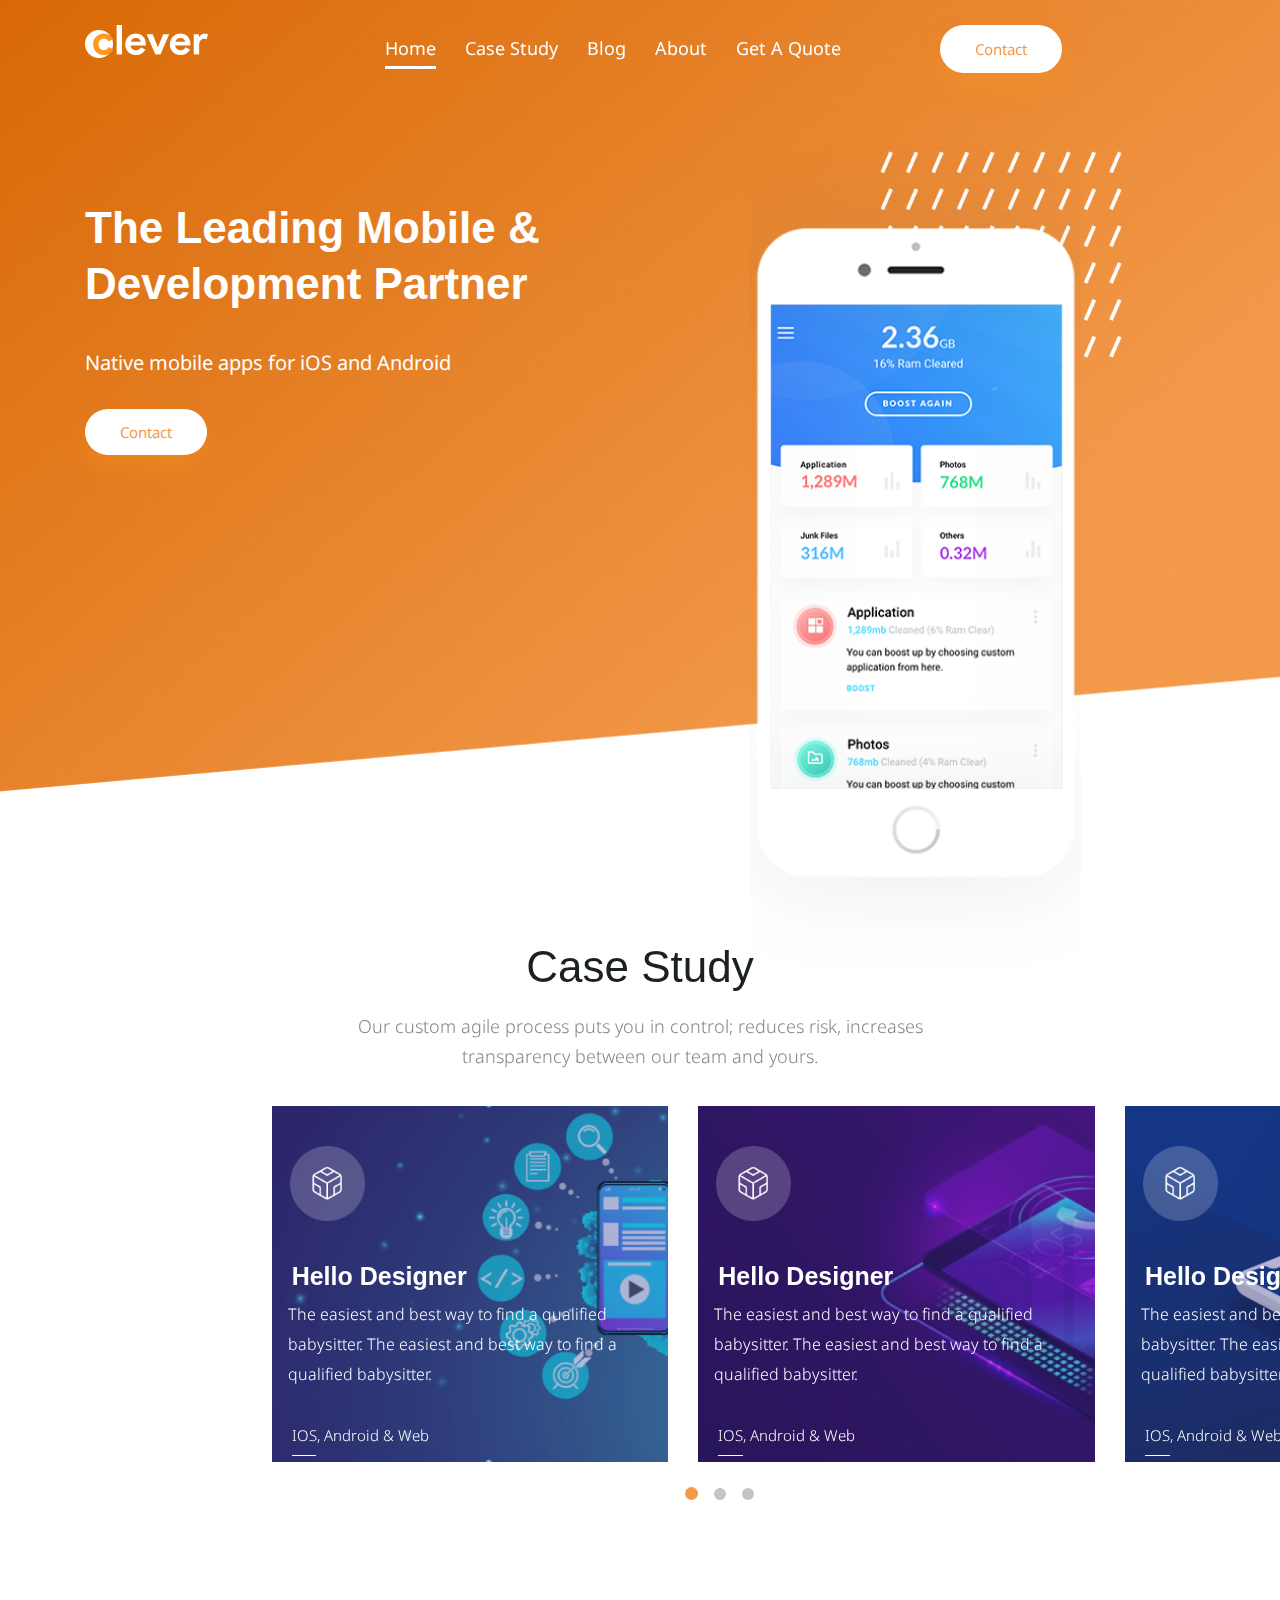
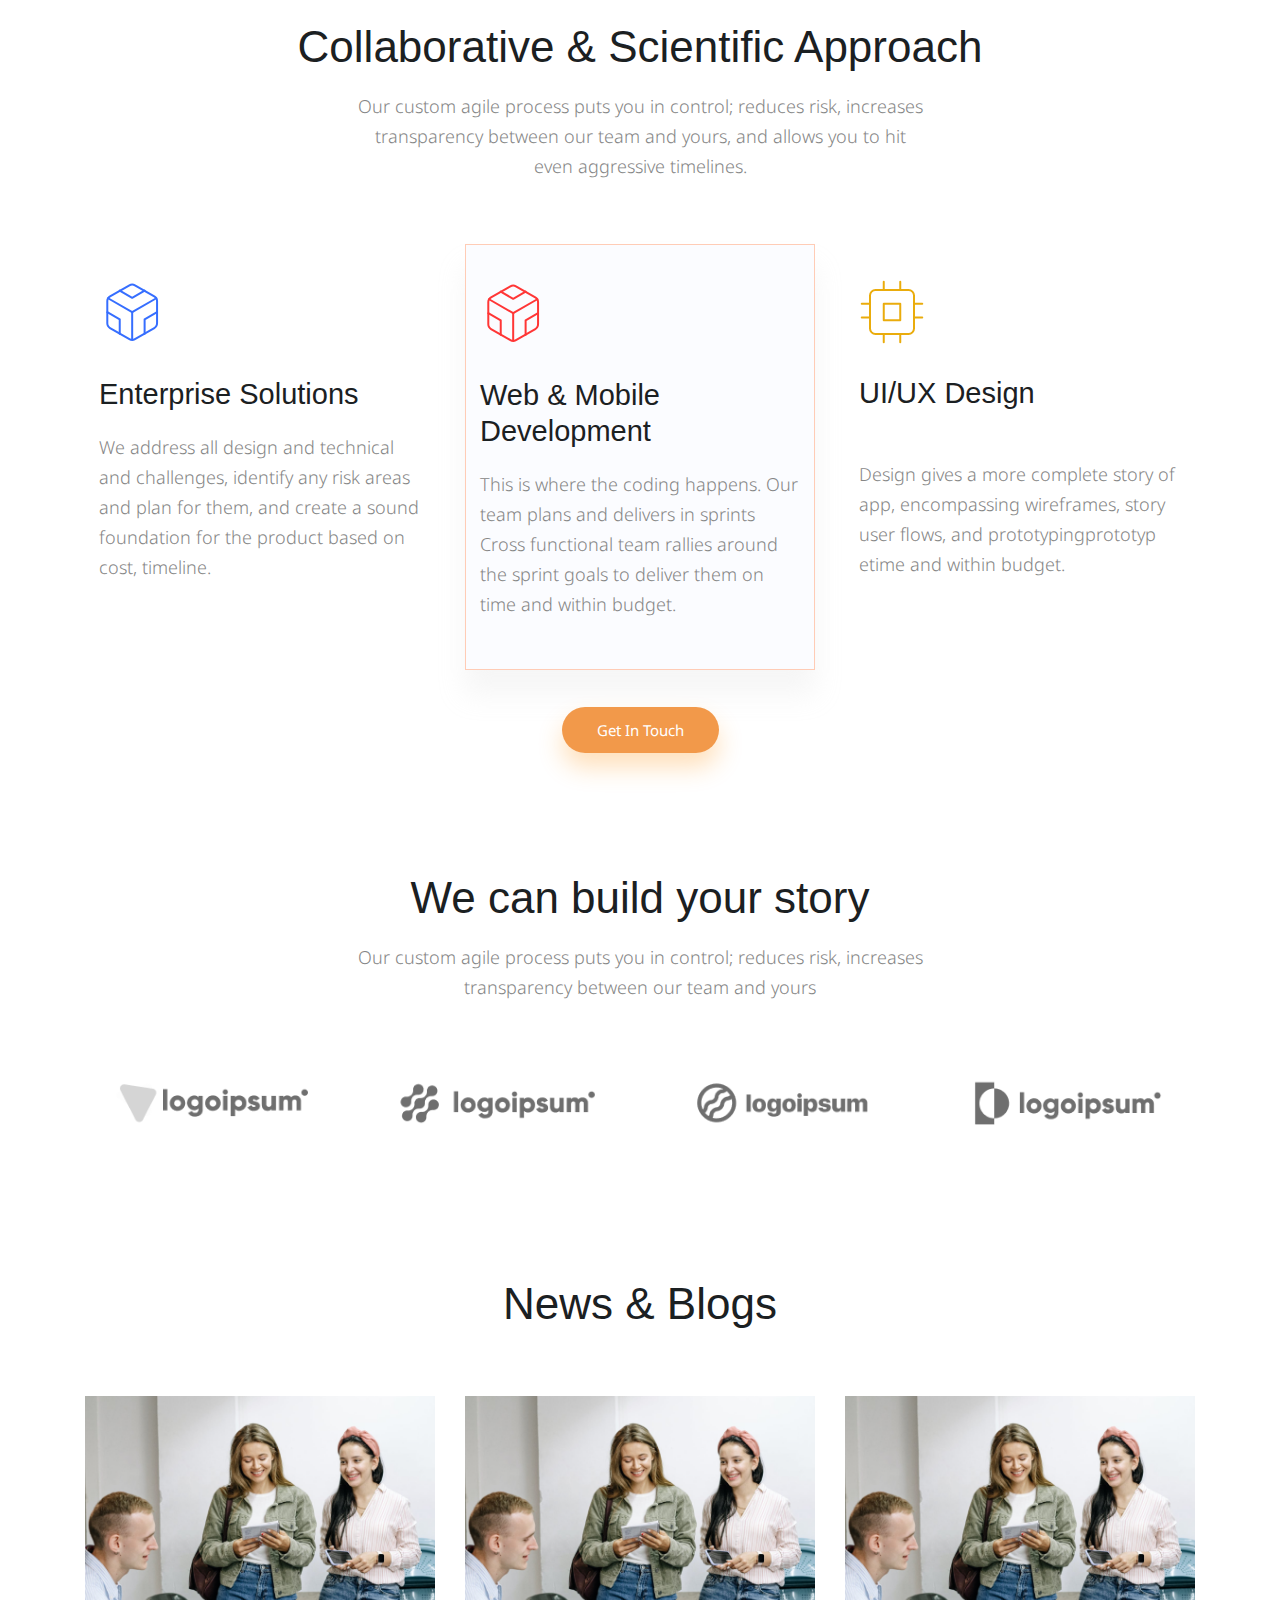
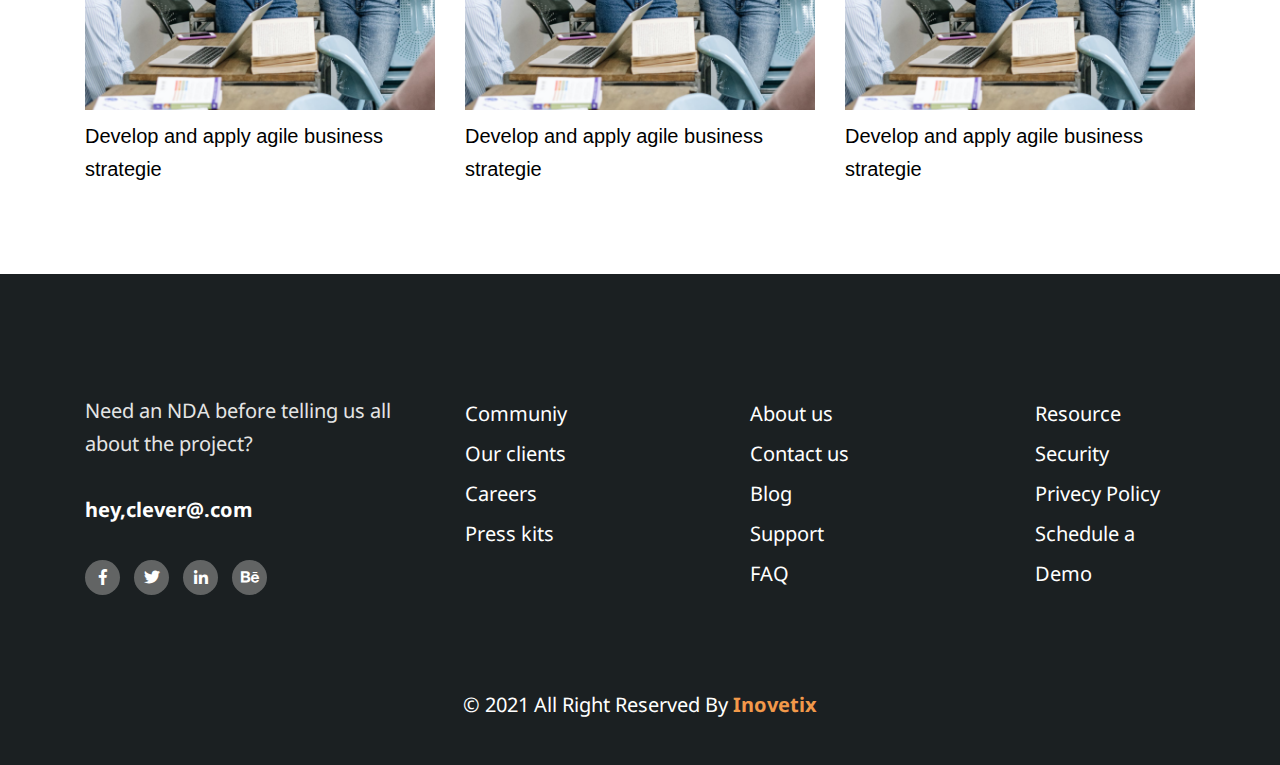
<file: index.html>
<!doctype html>
<html class="no-js" lang="">
    <head>
        <meta charset="utf-8">
        <meta http-equiv="x-ua-compatible" content="ie=edge">
        <title>Inovetix</title>
        <meta name="description" content="">
        <meta name="viewport" content="width=device-width, initial-scale=1">

        <link rel="manifest" href="site.webmanifest">
		<link rel="shortcut icon" type="image/x-icon" href="img/favicon.ico">
        <!-- Place favicon.ico in the root directory -->

		<!-- CSS here -->
        <link rel="stylesheet" href="css/bootstrap.min.css">
        <link rel="stylesheet" href="css/owl.carousel.min.css">
        <link rel="stylesheet" href="css/animate.min.css">
        <link rel="stylesheet" href="https://unpkg.com/aos@2.3.1/dist/aos.css" />
        <link rel="stylesheet" href="css/magnific-popup.css">
        <link rel="stylesheet" href="css/fontawesome-all.min.css">
        <link rel="stylesheet" href="css/meanmenu.css">
        <link rel="stylesheet" href="css/slick.css">
        <link rel="stylesheet" href="css/default.css">
        <link rel="stylesheet" href="css/style.css">
        <link rel="stylesheet" href="css/responsive.css">
    </head>
    <body>
        <!--[if lte IE 9]>
            <p class="browserupgrade">You are using an <strong>outdated</strong> browser. Please <a href="https://browsehappy.com/">upgrade your browser</a> to improve your experience and security.</p>
        <![endif]-->


        <!--Header Bg-->
        <header>
            <div class="header-area transparent-header pt-10 pb-10">
                <div class="container">
                    <div class="row">
                        <div class="col-lg-2 col-xl-2 d-flex align-items-center">
                            <div class="logo">
                                <a href="index.html"><img src="img/logo.png" alt=""></a>
                            </div>
                        </div>
                        <div class="col-lg-10 col-xl-10">
                            <div class="main-menu">
                                <nav id="mobile-menu">
                                    <ul>
                                        <li><a href="index.html" class="current">Home</a></li>
                                        <li><a href="case-study-details.html">Case Study</a></li>
                                        <li><a href="">Blog</a></li>
                                        <li><a href="about-us.html">About</a></li>
                                        <li><a href="">Get a quote</a></li>
                                        <li class="header-btn"><a href="contact-us.html">Contact</a></li>
                                    </ul>
                                </nav>
                            </div>
                            <!-- mobile menu-->
                            <div class="mobile-menu"></div>
                        </div>
                    </div>
                </div>
            </div>
        </header>

        <!--Header Bg-->
        <section class="header-bg">
            <div class="container">
                <div class="row">
                    <div class="col-lg-7 col-md-6">
                        <div class="banner-content">
                            <h1>The Leading Mobile & Development Partner</h1>
                            <p>Native mobile apps for iOS and Android</p>
                            <a class="common-btn">Contact</a>
                        </div>
                    </div>
                    <div class="col-lg-5 col-md-6">
                        <div class="banner-img">
                            <span><img src="img/banner-img-shape.png" class="animated bounce" alt=""></span>

                            <img src="img/banner-phone.png" class="phone" data-aos="fade-left" alt="">
                        </div>
                    </div>
                </div>
            </div>
        </section>

        <!----Case Study--->
        <section class="case-study position-relative">
            <div class="container">
                <div class="row">
                    <div class="col-lg-12">
                        <div class="heading-1">
                            <h1>Case Study</h1>
                            <p>Our custom agile process puts you in control; reduces risk, increases <br>transparency between our team and yours.</p>
                        </div>
                    </div>

                </div>

            </div>
            <div class="dot-list owl-carousel">
                <!-- single-slider-->
                <div class="col-xl-12 col-md-12 col-sm-12 col-xs-12">
                    <div class="single-project">
                        <img src="img/slider/1.png" alt="">
                        <div class="portfolio-text">
                            <img src="img/slider/company.png" alt="" width="20">
                            <h5>Hello Designer</h5>
                            <p>The easiest and best way to find a qualified babysitter. The easiest and best way to find a qualified babysitter.</p>
                            <a href="single-project.html">iOS, Android & Web</a>
                        </div>
                    </div>
                </div>
                <!-- single-slider-->
                <div class="col-xl-12 col-md-12 col-sm-12 col-xs-12">
                    <div class="single-project">
                        <img src="img/slider/2.png" alt="">
                        <div class="portfolio-text">
                            <img src="img/slider/company.png" alt="" width="20">
                            <h5>Hello Designer</h5>
                            <p>The easiest and best way to find a qualified babysitter. The easiest and best way to find a qualified babysitter.</p>
                            <a href="single-project.html">iOS, Android & Web</a>
                        </div>
                    </div>
                </div>
                <!-- single-slider-->
                <div class="col-xl-12 col-md-12 col-sm-12 col-xs-12">
                    <div class="single-project">
                        <img src="img/slider/3.png" alt="">
                        <div class="portfolio-text">
                            <img src="img/slider/company.png" alt="" width="20">
                            <h5>Hello Designer</h5>
                            <p>The easiest and best way to find a qualified babysitter. The easiest and best way to find a qualified babysitter.</p>
                            <a href="single-project.html">iOS, Android & Web</a>
                        </div>
                    </div>
                </div>
                <!-- single-slider-->
                <div class="col-xl-12 col-md-12 col-sm-12 col-xs-12">
                    <div class="single-project">
                        <img src="img/slider/1.png" alt="">
                        <div class="portfolio-text">
                            <img src="img/slider/company.png" alt="" width="20">
                            <h5>Hello Designer</h5>
                            <p>The easiest and best way to find a qualified babysitter. The easiest and best way to find a qualified babysitter.</p>
                            <a href="single-project.html">iOS, Android & Web</a>
                        </div>
                    </div>
                </div>
                <!-- single-slider-->
                <div class="col-xl-12 col-md-12 col-sm-12 col-xs-12">
                    <div class="single-project">
                        <img src="img/slider/2.png" alt="">
                        <div class="portfolio-text">
                            <img src="img/slider/company.png" alt="" width="20">
                            <h5>Hello Designer</h5>
                            <p>The easiest and best way to find a qualified babysitter. The easiest and best way to find a qualified babysitter.</p>
                            <a href="single-project.html">iOS, Android & Web</a>
                        </div>
                    </div>
                </div>
                <!-- single-slider-->
                <div class="col-xl-12 col-md-12 col-sm-12 col-xs-12">
                    <div class="single-project">
                        <img src="img/slider/3.png" alt="">
                        <div class="portfolio-text">
                            <img src="img/slider/company.png" alt="" width="20">
                            <h5>Hello Designer</h5>
                            <p>The easiest and best way to find a qualified babysitter. The easiest and best way to find a qualified babysitter.</p>
                            <a href="single-project.html">iOS, Android & Web</a>
                        </div>
                    </div>
                </div>
                <!-- single-slider-->
                <div class="col-xl-12 col-md-12 col-sm-12 col-xs-12">
                    <div class="single-project">
                        <img src="img/slider/1.png" alt="">
                        <div class="portfolio-text">
                            <img src="img/slider/company.png" alt="" width="20">
                            <h5>Hello Designer</h5>
                            <p>The easiest and best way to find a qualified babysitter. The easiest and best way to find a qualified babysitter.</p>
                            <a href="single-project.html">iOS, Android & Web</a>
                        </div>
                    </div>
                </div>
                <!-- single-slider-->
                <div class="col-xl-12 col-md-12 col-sm-12 col-xs-12">
                    <div class="single-project">
                        <img src="img/slider/2.png" alt="">
                        <div class="portfolio-text">
                            <img src="img/slider/company.png" alt="" width="20">
                            <h5>Hello Designer</h5>
                            <p>The easiest and best way to find a qualified babysitter. The easiest and best way to find a qualified babysitter.</p>
                            <a href="single-project.html">iOS, Android & Web</a>
                        </div>
                    </div>
                </div>
            </div>
        </section>

        <!----Collaborative & Scientific--->
        <section class="collaborative-scientific">
            <div class="container">
                <div class="row">
                    <div class="col-lg-12">
                        <div class="heading-1">
                            <h1>Collaborative & Scientific Approach</h1>
                            <p>Our custom agile process puts you in control; reduces risk, increases<br> transparency between our team and yours, and allows you to hit<br> even aggressive timelines.</p>
                        </div>
                    </div>
                </div>
                <div class="row mt-5 collaborative-box">
                    <div class="col-lg-4 col-md-6">
                        <div class="box-1">
                            <img src="img/icon/enterprice.svg" alt="">
                            <h1>Enterprise Solutions</h1>
                            <p>We address all design and technical and challenges, identify any risk areas and plan for them, and create a sound foundation for the product based on cost, timeline.</p>
                        </div>
                    </div>
                    <div class="col-lg-4 col-md-6">
                        <div class="box-1 active">
                            <img src="img/icon/web-mob-dev.svg" alt="">
                            <h1>Web & Mobile Development</h1>
                            <p>This is where the coding happens. Our team plans and delivers in sprints Cross functional team rallies around the sprint goals to deliver them on time and within budget.</p>
                        </div>
                    </div>
                    <div class="col-lg-4 col-md-6">
                        <div class="box-1">
                            <img src="img/icon/ui-ux.svg" alt="">
                            <h1 class="mb-5">UI/UX Design</h1>
                            <p>Design gives a more complete story of app, encompassing wireframes, story user flows, and prototypingprototyp etime and within budget.</p>
                        </div>
                    </div>
                    <div class="col-lg-12 mt-5 text-center">
                        <a class="common-btn-2">Get In Touch</a>
                    </div>
                </div>

            </div>
        </section>

        <!----Brand Logo Area--->
        <section class="brand-logo">
            <div class="container">
                <div class="row">
                    <div class="col-lg-12">
                        <div class="heading-1">
                            <h1>We can build your story</h1>
                            <p>Our custom agile process puts you in control; reduces risk, increases<br> transparency between our team and yours</p>
                        </div>
                    </div>
                </div>
                <div class="row mt-5">
                    <div class="col-lg-3 col-md-3">
                        <div class="box-2">
                            <img src="img/brand-logo/b-logo-4.png" alt="">

                        </div>
                    </div>
                    <div class="col-lg-3 col-md-3">
                        <div class="box-2">
                            <img src="img/brand-logo/b-logo-3.png" alt="">

                        </div>
                    </div>


                    <div class="col-lg-3 col-md-3">
                        <div class="box-2">
                            <img src="img/brand-logo/b-logo-2.png" alt="">

                        </div>
                    </div>
                    <div class="col-lg-3 col-md-3">
                        <div class="box-2">
                            <img src="img/brand-logo/b-logo-1.png" alt="">


                        </div>
                    </div>

                </div>

            </div>
        </section>

        <!----Blog List Area--->
        <section class="blog-area">
            <div class="container">
                <div class="row">
                    <div class="col-lg-12">
                        <div class="heading-1">
                            <h1>News & Blogs</h1>
                        </div>
                    </div>
                </div>
                <div class="row mt-5">
                    <div class="col-lg-4">
                        <div class="box-3">
                            <img src="img/blog-img/blog-1.png" alt="">
                            <h1>Develop and apply agile business strategie</h1>
                        </div>
                    </div>
                    <div class="col-lg-4 col-md-6">
                        <div class="box-3">
                            <img src="img/blog-img/blog-1.png" alt="">
                            <h1>Develop and apply agile business strategie</h1>
                        </div>
                    </div>


                    <div class="col-lg-4 col-md-6">
                        <div class="box-3">
                            <img src="img/blog-img/blog-1.png" alt="">
                            <h1>Develop and apply agile business strategie</h1>
                        </div>
                    </div>


                </div>

            </div>
        </section>

        <!----Footer Area--->
        <footer class="footer-area">
            <!-- footer bottom -->
            <div class="footer-top">
                <div class="container">
                    <div class="row">
                        <div class="col-xl-4 col-lg-4 col-md-4 col-sm-6 margin-bottom-r">
                            <!-- about-company widget -->
                            <div class="single-widget">

                                <div class="about-company">
                                    <p>Need an NDA before telling us all<br> about the project?</p>
                                    <a href="" class="email">hey,clever@.com</a>
                                    <!-- social icon-->
                                    <ul class="social">
                                        <li><a class="footer-socials" href="#"><i class="fab fa-facebook-f"></i></a></li>
                                        <li><a class="footer-socials" href="#"><i class="fab fa-twitter"></i></a></li>
                                        <li><a class="footer-socials" href="#"><i class="fab fa-linkedin-in"></i></a></li>
                                        <li><a class="footer-socials" href="#"><i class="fab fa-behance"></i></a></li>
                                    </ul>
                                </div>
                            </div>
                        </div>
                        <div class="col-xl-3 col-lg-2 col-md-2 col-sm-6 margin-bottom-r margin-top-small">
                            <!-- links widget -->
                            <div class="single-widget">
                                <div class="quick-links">
                                    <ul>
                                        <li><a href="#">Communiy</a></li>
                                        <li><a href="#">Our clients</a></li>
                                        <li><a href="#">Careers</a></li>
                                        <li><a href="#">Press kits</a></li>
                                    </ul>
                                </div>
                            </div>
                        </div>
                        <div class="col-xl-3 col-lg-3 col-md-3 col-sm-6 margin-bottom-r margin-top-small">
                            <!-- address widget -->
                            <div class="single-widget">
                                <!--<h2>Quick Links</h2>-->
                                <div class="quick-links">
                                    <ul>
                                        <li><a href="#">About us</a></li>
                                        <li><a href="#">Contact us</a></li>
                                        <li><a href="#">Blog</a></li>
                                        <li><a href="#">Support</a></li>
                                        <li><a href="#">FAQ</a></li>
                                    </ul>
                                </div>
                            </div>
                        </div>
                        <div class="col-xl-2 col-lg-3 col-md-3 col-sm-6 margin-top-small">
                            <!-- newsletter widget -->
                            <div class="single-widget">
                                <div class="quick-links">
                                    <ul>
                                        <li><a href="#">Resource</a></li>
                                        <li><a href="#">Security</a></li>
                                        <li><a href="#">Privecy Policy</a></li>
                                        <li><a href="#">Schedule a</a></li>
                                        <li><a href="#">Demo</a></li>
                                    </ul>
                                </div>
                            </div>
                        </div>
                    </div>
                </div>
            </div>
            <!-- footer bottom -->
            <div class="footer-bottom">
                <div class="container">
                    <div class="row">
                        <div class="col-xl-12">
                            <!-- Copyright -->
                            <div class="copyright">
                                <p>© 2021 All Right Reserved By <a href="#">Inovetix</a></p>
                            </div>
                        </div>
                    </div>
                </div>
            </div>
        </footer>

		<!-- JS here -->
        <script src="js/vendor/modernizr-3.5.0.min.js"></script>
        <script src="js/vendor/jquery-1.12.4.min.js"></script>
        <script src="js/popper.min.js"></script>
        <script src="js/bootstrap.min.js"></script>
        <script src="js/owl.carousel.min.js"></script>
        <script src="js/isotope.pkgd.min.js"></script>
        <script src="js/one-page-nav-min.js"></script>
        <script src="js/slick.min.js"></script>
        <script src="js/jquery.meanmenu.min.js"></script>
        <script src="js/ajax-form.js"></script>
        <script src="js/wow.min.js"></script>
        <script src="https://unpkg.com/aos@2.3.1/dist/aos.js"></script>
        <script src="js/jquery.scrollUp.min.js"></script>
        <script src="js/imagesloaded.pkgd.min.js"></script>
        <script src="js/jquery.magnific-popup.min.js"></script>
        <script src="js/plugins.js"></script>
        <script src="js/main.js"></script>
    </body>
</html>
</file>
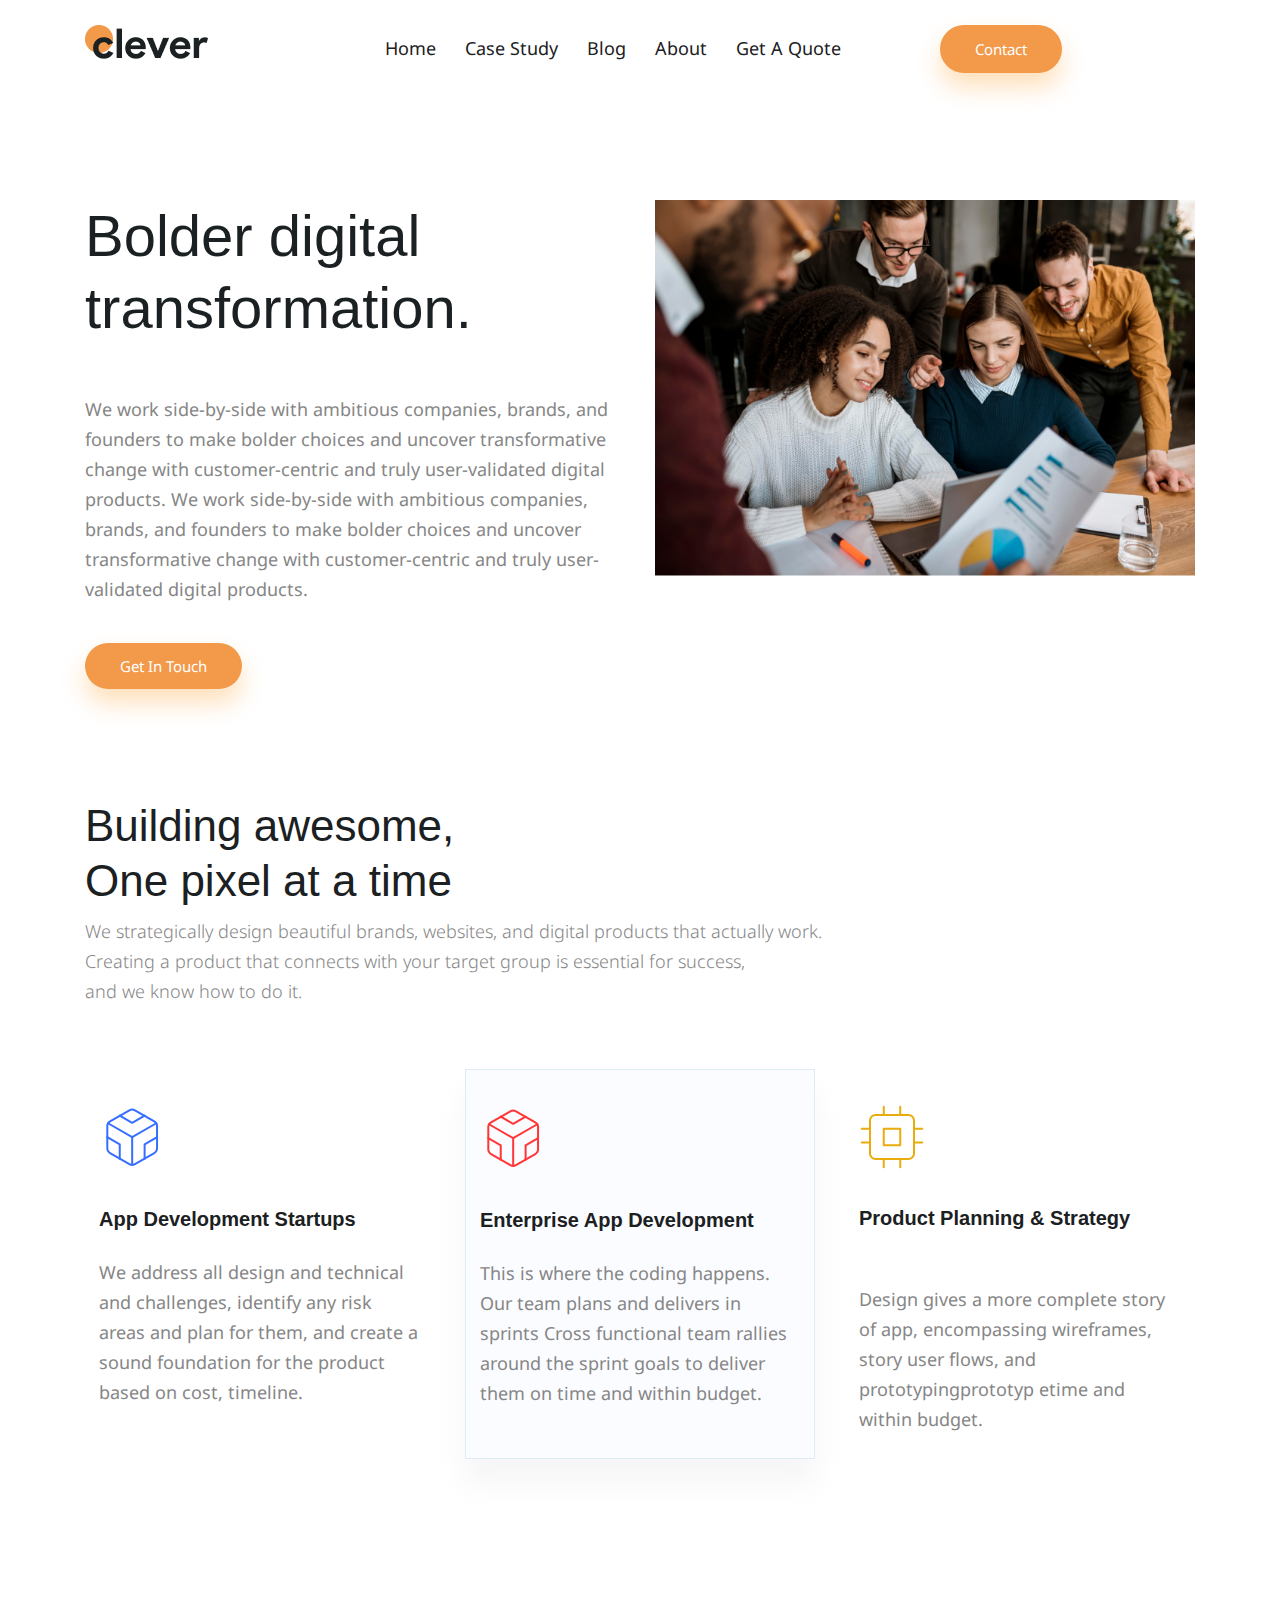
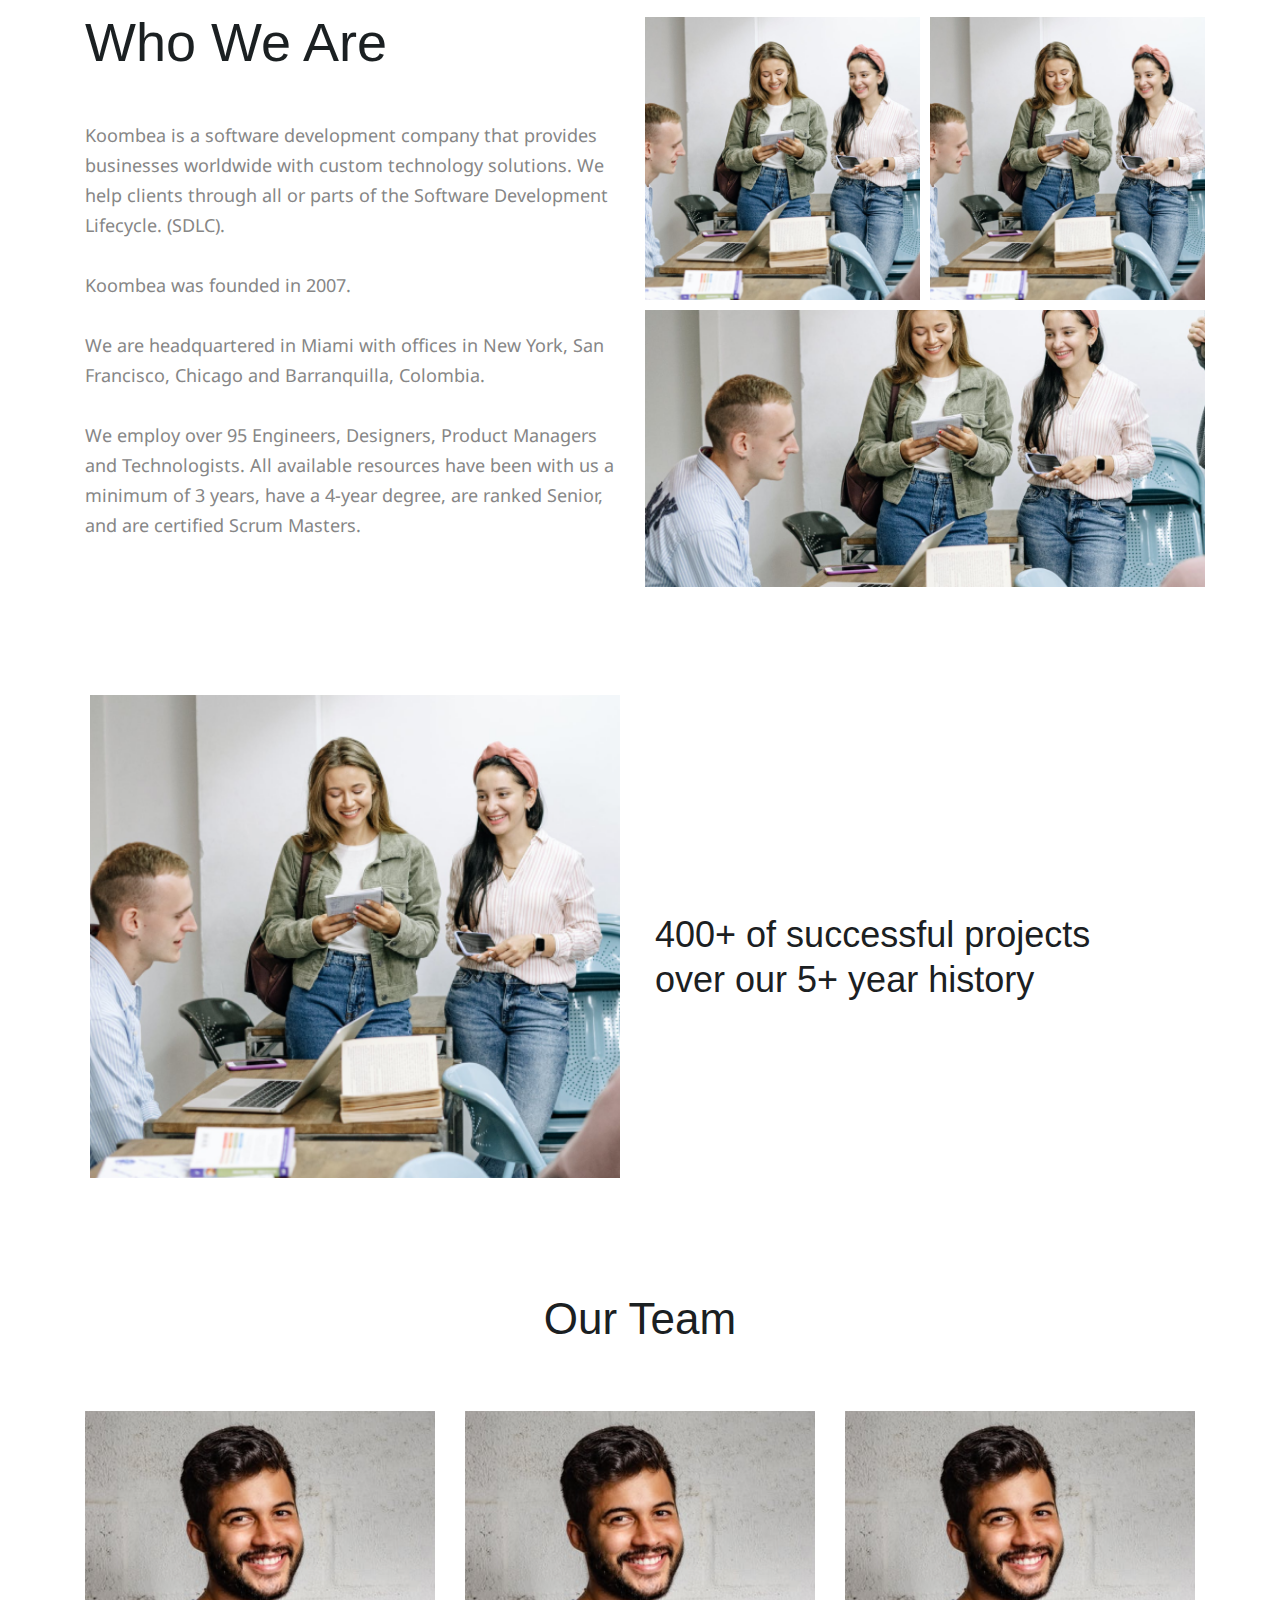
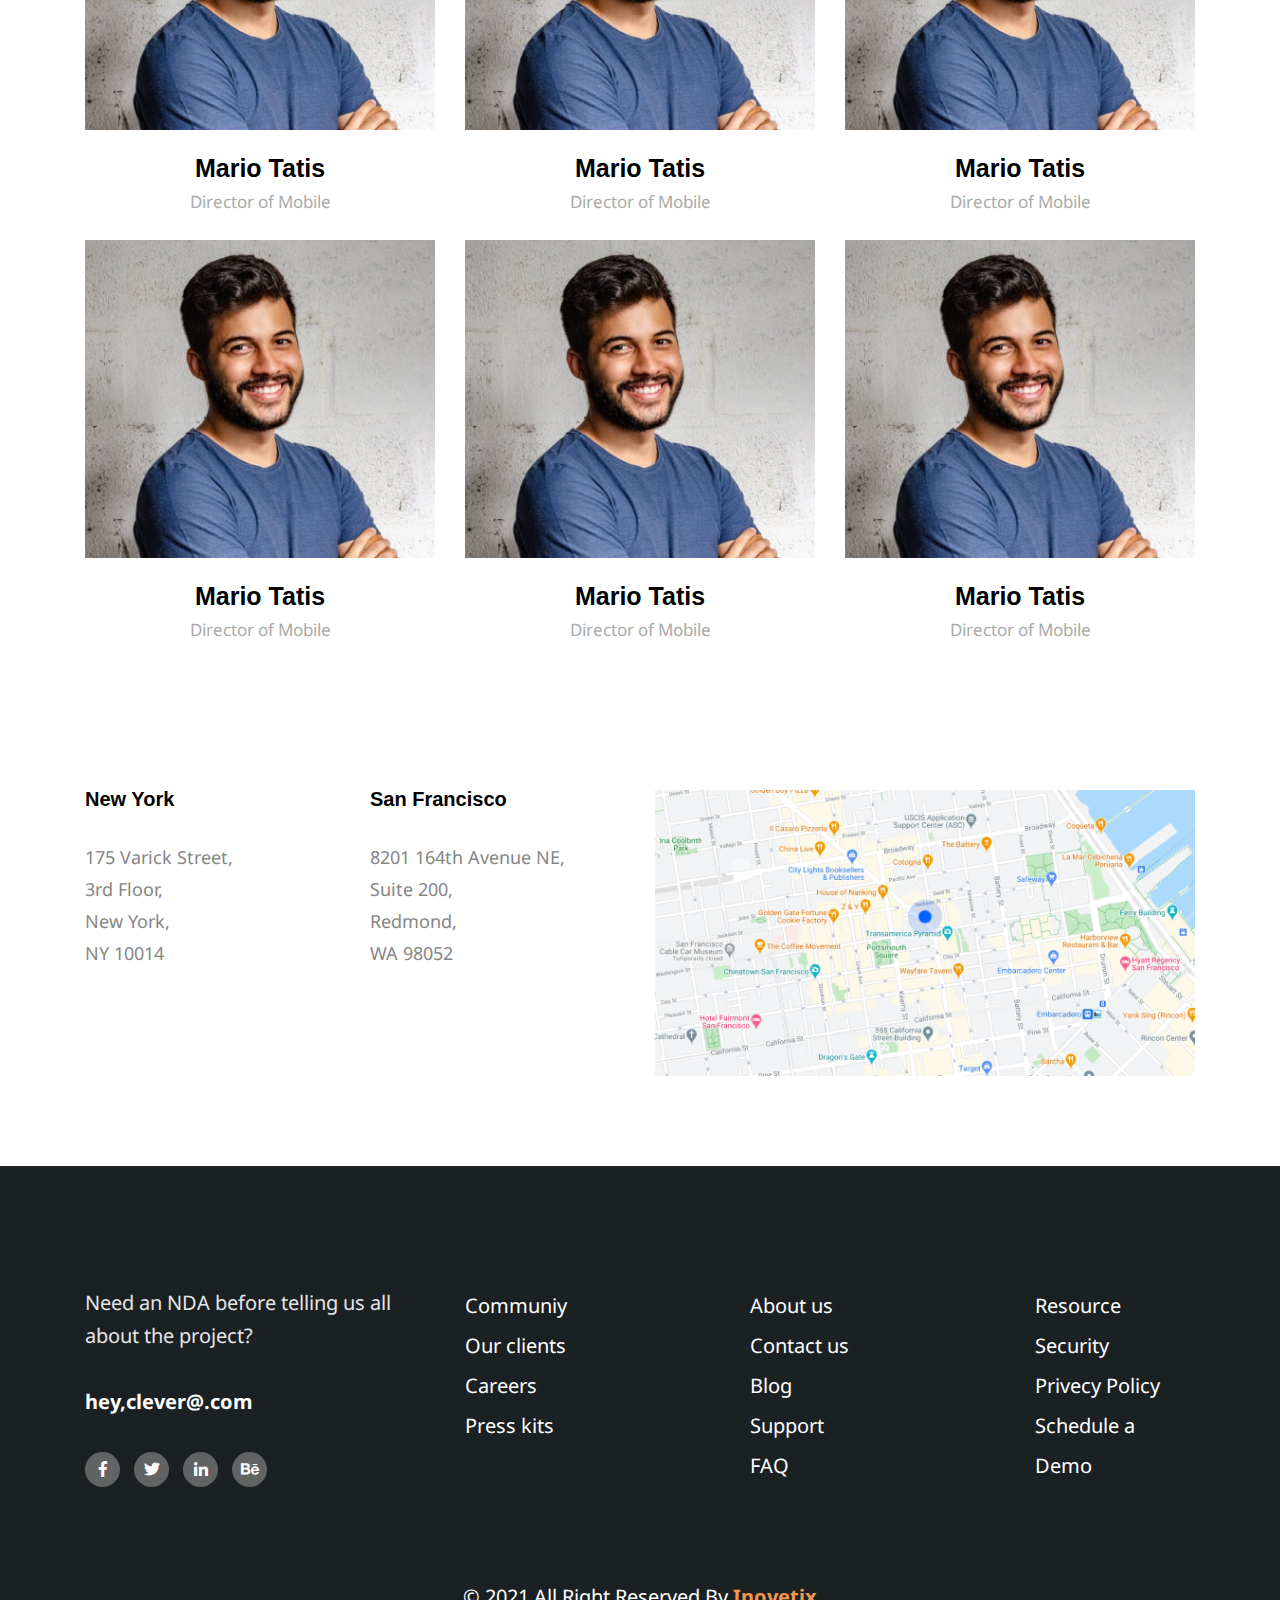
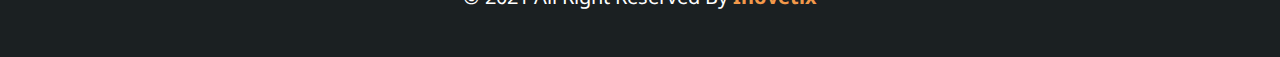
<file: about-us.html>
<!doctype html>
<html class="no-js" lang="">
    <head>
        <meta charset="utf-8">
        <meta http-equiv="x-ua-compatible" content="ie=edge">
        <title>Inovetix</title>
        <meta name="description" content="">
        <meta name="viewport" content="width=device-width, initial-scale=1">

        <link rel="manifest" href="site.webmanifest">
		<link rel="shortcut icon" type="image/x-icon" href="img/favicon.ico">
        <!-- Place favicon.ico in the root directory -->

		<!-- CSS here -->
        <link rel="stylesheet" href="css/bootstrap.min.css">
        <link rel="stylesheet" href="css/owl.carousel.min.css">
        <link rel="stylesheet" href="css/animate.min.css">
        <link rel="stylesheet" href="https://unpkg.com/aos@2.3.1/dist/aos.css" />
        <link rel="stylesheet" href="css/magnific-popup.css">
        <link rel="stylesheet" href="css/fontawesome-all.min.css">
        <link rel="stylesheet" href="css/meanmenu.css">
        <link rel="stylesheet" href="css/slick.css">
        <link rel="stylesheet" href="css/default.css">
        <link rel="stylesheet" href="css/style.css">
        <link rel="stylesheet" href="css/responsive.css">
    </head>
    <body>
        <!--[if lte IE 9]>
            <p class="browserupgrade">You are using an <strong>outdated</strong> browser. Please <a href="https://browsehappy.com/">upgrade your browser</a> to improve your experience and security.</p>
        <![endif]-->


        <!--Header Bg-->
        <header>
            <div class="header-area common-header transparent-header pt-10 pb-10">
                <div class="container">
                    <div class="row">
                        <div class="col-lg-2 col-xl-2 d-flex align-items-center">
                            <div class="logo">
                                <a href="index.html"><img src="img/black-logo.png" alt=""></a>
                            </div>
                        </div>
                        <div class="col-lg-10 col-xl-10">
                            <!--<div class="header-btn f-right">-->
                                <!--<a href="" class="btn">Contact</a>-->
                            <!--</div>-->
                            <div class="main-menu">
                                <nav id="mobile-menu">
                                    <ul>
                                        <li><a href="index.html">Home</a></li>
                                        <li><a href="case-study-details.html">Case Study</a></li>
                                        <li><a href="">Blog</a></li>
                                        <li><a href="about-us.html" class="current">About</a></li>
                                        <li><a href="">Get a quote</a></li>
                                        <li class="header-btn"><a href="contact-us.html">Contact</a></li>
                                    </ul>
                                </nav>
                            </div>
                            <!-- mobile menu-->
                            <div class="mobile-menu"></div>
                        </div>
                    </div>
                </div>
            </div>
        </header>

        <!--About area-->
        <section class="ab-section-one">
            <div class="container">
                <div class="row">
                    <div class="col-lg-6 col-md-12">
                        <div class="about-content-one">
                            <h1>Bolder digital<br> transformation.</h1>
                            <p>We work side-by-side with ambitious companies, brands, and founders to make bolder choices and uncover transformative change with customer-centric and truly user-validated digital products. We work side-by-side with ambitious companies, brands, and founders to make bolder choices and uncover transformative change with customer-centric and truly user-validated digital products.</p>
                            <a class="common-btn-2">Get In Touch</a>
                        </div>
                    </div>
                    <div class="col-lg-6 col-md-12">
                        <div class="contact-img">
                            <img src="img/about-us-img-1.png" alt="">
                        </div>
                    </div>
                </div>
            </div>
        </section>

        <!----Collaborative & Scientific--->
        <section class="collaborative-scientific">
            <div class="container">
                <div class="row">
                    <div class="col-lg-12">
                        <div class="heading-2">
                            <h1>Building awesome,<br> One pixel at a time</h1>
                            <p>We strategically design beautiful brands, websites, and digital products that actually work.<br> Creating a product that connects with your target group is essential for success,<br> and we know how to do it.</p>
                        </div>
                    </div>
                </div>
                <div class="row mt-5 collaborative-box">
                    <div class="col-lg-4 col-md-6">
                        <div class="box-4">
                            <img src="img/icon/enterprice.svg" alt="">
                            <h1>App Development Startups</h1>
                            <p>We address all design and technical and challenges, identify any risk areas and plan for them, and create a sound foundation for the product based on cost, timeline.</p>
                        </div>
                    </div>
                    <div class="col-lg-4 col-md-6">
                        <div class="box-4 active-2">
                            <img src="img/icon/web-mob-dev.svg" alt="">
                            <h1>Enterprise App Development</h1>
                            <p>This is where the coding happens. Our team plans and delivers in sprints Cross functional team rallies around the sprint goals to deliver them on time and within budget.</p>
                        </div>
                    </div>
                    <div class="col-lg-4 col-md-6">
                        <div class="box-4">
                            <img src="img/icon/ui-ux.svg" alt="">
                            <h1 class="mb-5">Product Planning & Strategy</h1>
                            <p>Design gives a more complete story of app, encompassing wireframes, story user flows, and prototypingprototyp etime and within budget.</p>
                        </div>
                    </div>

                </div>

            </div>
        </section>


        <!----Who We Are Area--->
        <section class="who-we-are-area">
            <div class="container">

                <div class="row">
                    <div class="col-lg-6 col-md-12">
                        <div class="common-text-area">
                            <h2>Who We Are</h2>
                            <p>Koombea is a software development company that provides businesses worldwide with custom technology solutions. We help clients through all or parts of the Software Development Lifecycle. (SDLC). <br><br>Koombea was founded in 2007.<br><br> We are headquartered in Miami with offices in New York, San Francisco, Chicago and Barranquilla, Colombia.<br><br> We employ over 95 Engineers, Designers, Product Managers and Technologists. All available resources have been with us a minimum of 3 years, have a 4-year degree, are ranked Senior, and are certified Scrum Masters.</p>
                        </div>
                    </div>

                    <div class="col-lg-6 col-md-12 mt-sm-5">
                        <div class="row about-img">
                            <div class="col-lg-6 col-md-6 p-0">
                                <img src="img/who-we-are-img.png" alt="">
                            </div>
                            <div class="col-lg-6 col-md-6 p-0">
                                <img src="img/who-we-are-img.png" alt="">
                            </div>
                            <div class="col-lg-12 col-md-12 p-0">
                                <img src="img/who-we-are-big.png" alt="">
                            </div>
                        </div>
                    </div>


                </div>

            </div>
        </section>

        <!----Who We Are Area--->
        <section class="who-we-are-area">
            <div class="container">

                <div class="row">
                    <div class="col-lg-6 col-md-6 mt-sm-5 about-img">
                        <img src="img/about-3.png" alt="">

                    </div>
                    <div class="col-lg-6 col-md-6">
                        <div class="common-text-area">
                            <h3>400+ of successful projects<br> over our 5+ year history</h3>

                        </div>
                    </div>
                </div>

            </div>
        </section>


        <!----Our Team Area--->
        <section class="our-team">
            <div class="container">
                <div class="row">
                    <div class="col-lg-12">
                        <div class="heading-1">
                            <h1>Our Team</h1>

                        </div>
                    </div>
                </div>
                <div class="row mt-5 collaborative-box">
                    <div class="col-lg-4 col-md-4 mb-3">
                        <div class="team-member">
                            <img src="img/team/team-1.png" alt="">
                            <h1>Mario Tatis</h1>
                            <p>Director of Mobile</p>
                        </div>
                    </div>
                    <div class="col-lg-4 col-md-4 mb-3">
                        <div class="team-member">
                            <img src="img/team/team-1.png" alt="">
                            <h1>Mario Tatis</h1>
                            <p>Director of Mobile</p>
                        </div>
                    </div>
                    <div class="col-lg-4 col-md-4 mb-3">
                        <div class="team-member">
                            <img src="img/team/team-1.png" alt="">
                            <h1>Mario Tatis</h1>
                            <p>Director of Mobile</p>
                        </div>
                    </div>

                    <div class="col-lg-4 col-md-4">
                        <div class="team-member">
                            <img src="img/team/team-1.png" alt="">
                            <h1>Mario Tatis</h1>
                            <p>Director of Mobile</p>
                        </div>
                    </div>
                    <div class="col-lg-4 col-md-4">
                        <div class="team-member">
                            <img src="img/team/team-1.png" alt="">
                            <h1>Mario Tatis</h1>
                            <p>Director of Mobile</p>
                        </div>
                    </div>
                    <div class="col-lg-4 col-md-4">
                        <div class="team-member">
                            <img src="img/team/team-1.png" alt="">
                            <h1>Mario Tatis</h1>
                            <p>Director of Mobile</p>
                        </div>
                    </div>
                </div>

            </div>
        </section>

        <!----Address Area--->
        <section class="address-area">
            <div class="container">

                <div class="row">
                    <div class="col-lg-3 col-md-6">
                        <div class="single-widget">
                            <h2>New York</h2>
                            <div class="our-address">

                                <ul class="list footer-w">
                                    <li>175 Varick Street,</li>
                                    <li>3rd Floor,</li>
                                    <li>New York,</li>
                                    <li> NY 10014</li>
                                </ul>
                            </div>
                        </div>
                    </div>
                    <div class="col-lg-3 col-md-6">
                        <div class="single-widget">
                            <h2>San Francisco</h2>
                            <div class="our-address">
                                <ul class="list footer-w">
                                    <li>8201 164th Avenue NE,</li>
                                    <li>Suite 200,</li>
                                    <li>Redmond,</li>
                                    <li>WA 98052</li>
                                </ul>
                            </div>
                        </div>
                    </div>


                    <div class="col-lg-6 col-md-12 mt-sm-5">
                        <div class="box-3">
                            <img src="img/map.png" alt="">
                        </div>
                    </div>


                </div>

            </div>
        </section>



        <!----Footer Area--->
        <footer class="footer-area">
            <!-- footer bottom -->
            <div class="footer-top">
                <div class="container">
                    <div class="row">
                        <div class="col-xl-4 col-lg-4 col-md-4 col-sm-6 margin-bottom-r">
                            <!-- about-company widget -->
                            <div class="single-widget">

                                <div class="about-company">
                                    <p>Need an NDA before telling us all<br> about the project?</p>
                                    <a href="" class="email">hey,clever@.com</a>
                                    <!-- social icon-->
                                    <ul class="social">
                                        <li><a class="footer-socials" href="#"><i class="fab fa-facebook-f"></i></a></li>
                                        <li><a class="footer-socials" href="#"><i class="fab fa-twitter"></i></a></li>
                                        <li><a class="footer-socials" href="#"><i class="fab fa-linkedin-in"></i></a></li>
                                        <li><a class="footer-socials" href="#"><i class="fab fa-behance"></i></a></li>
                                    </ul>
                                </div>
                            </div>
                        </div>
                        <div class="col-xl-3 col-lg-2 col-md-2 col-sm-6 margin-bottom-r margin-top-small">
                            <!-- links widget -->
                            <div class="single-widget">
                                <div class="quick-links">
                                    <ul>
                                        <li><a href="#">Communiy</a></li>
                                        <li><a href="#">Our clients</a></li>
                                        <li><a href="#">Careers</a></li>
                                        <li><a href="#">Press kits</a></li>
                                    </ul>
                                </div>
                            </div>
                        </div>
                        <div class="col-xl-3 col-lg-3 col-md-3 col-sm-6 margin-bottom-r margin-top-small">
                            <!-- address widget -->
                            <div class="single-widget">
                                <!--<h2>Quick Links</h2>-->
                                <div class="quick-links">
                                    <ul>
                                        <li><a href="#">About us</a></li>
                                        <li><a href="#">Contact us</a></li>
                                        <li><a href="#">Blog</a></li>
                                        <li><a href="#">Support</a></li>
                                        <li><a href="#">FAQ</a></li>
                                    </ul>
                                </div>
                            </div>
                        </div>
                        <div class="col-xl-2 col-lg-3 col-md-3 col-sm-6 margin-top-small">
                            <!-- newsletter widget -->
                            <div class="single-widget">
                                <div class="quick-links">
                                    <ul>
                                        <li><a href="#">Resource</a></li>
                                        <li><a href="#">Security</a></li>
                                        <li><a href="#">Privecy Policy</a></li>
                                        <li><a href="#">Schedule a</a></li>
                                        <li><a href="#">Demo</a></li>
                                    </ul>
                                </div>
                            </div>
                        </div>
                    </div>
                </div>
            </div>
            <!-- footer bottom -->
            <div class="footer-bottom">
                <div class="container">
                    <div class="row">
                        <div class="col-xl-12">
                            <!-- Copyright -->
                            <div class="copyright">
                                <p>© 2021 All Right Reserved By <a href="#">Inovetix</a></p>
                            </div>
                        </div>
                    </div>
                </div>
            </div>
        </footer>

		<!-- JS here -->
        <script src="js/vendor/modernizr-3.5.0.min.js"></script>
        <script src="js/vendor/jquery-1.12.4.min.js"></script>
        <script src="js/popper.min.js"></script>
        <script src="js/bootstrap.min.js"></script>
        <script src="js/owl.carousel.min.js"></script>
        <script src="js/isotope.pkgd.min.js"></script>
        <script src="js/one-page-nav-min.js"></script>
        <script src="js/slick.min.js"></script>
        <script src="js/jquery.meanmenu.min.js"></script>
        <script src="js/ajax-form.js"></script>
        <script src="js/wow.min.js"></script>
        <script src="https://unpkg.com/aos@2.3.1/dist/aos.js"></script>
        <script src="js/jquery.scrollUp.min.js"></script>
        <script src="js/imagesloaded.pkgd.min.js"></script>
        <script src="js/jquery.magnific-popup.min.js"></script>
        <script src="js/plugins.js"></script>
        <script src="js/main.js"></script>
    </body>
</html>
</file>
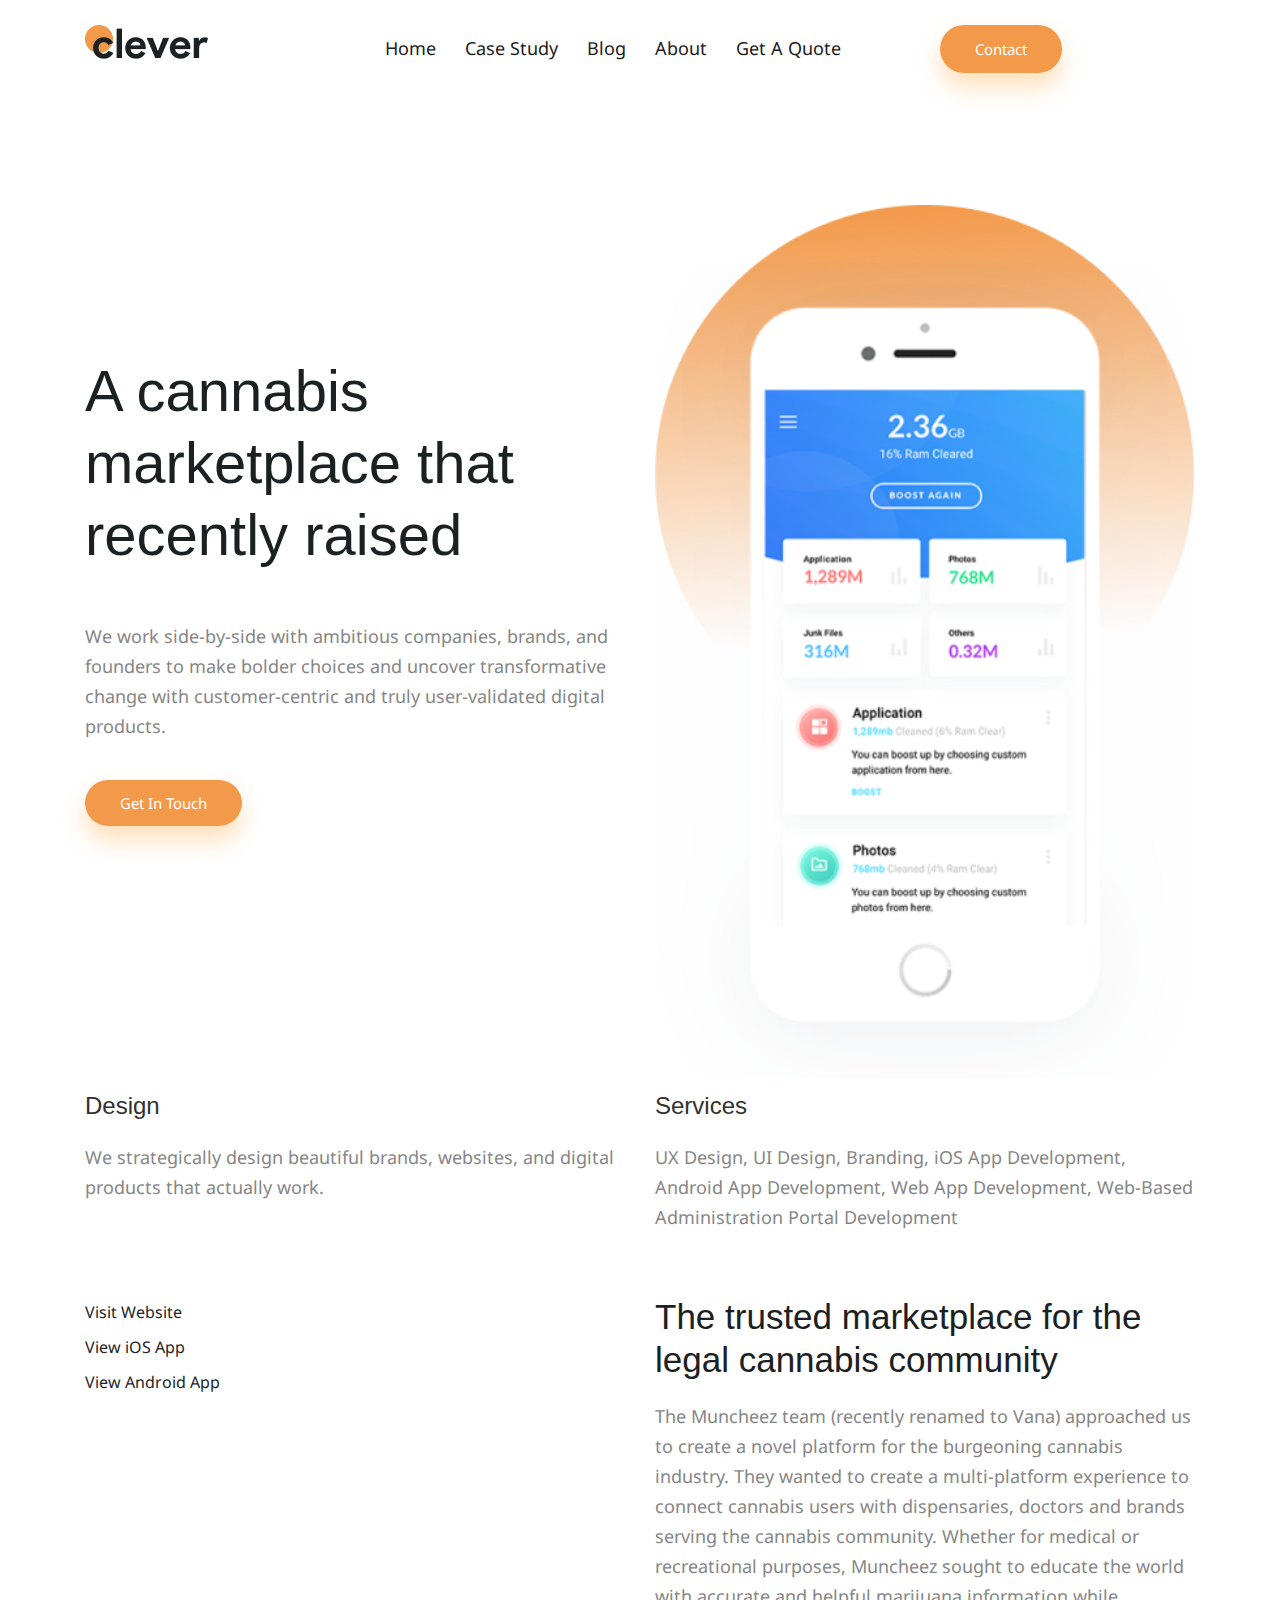
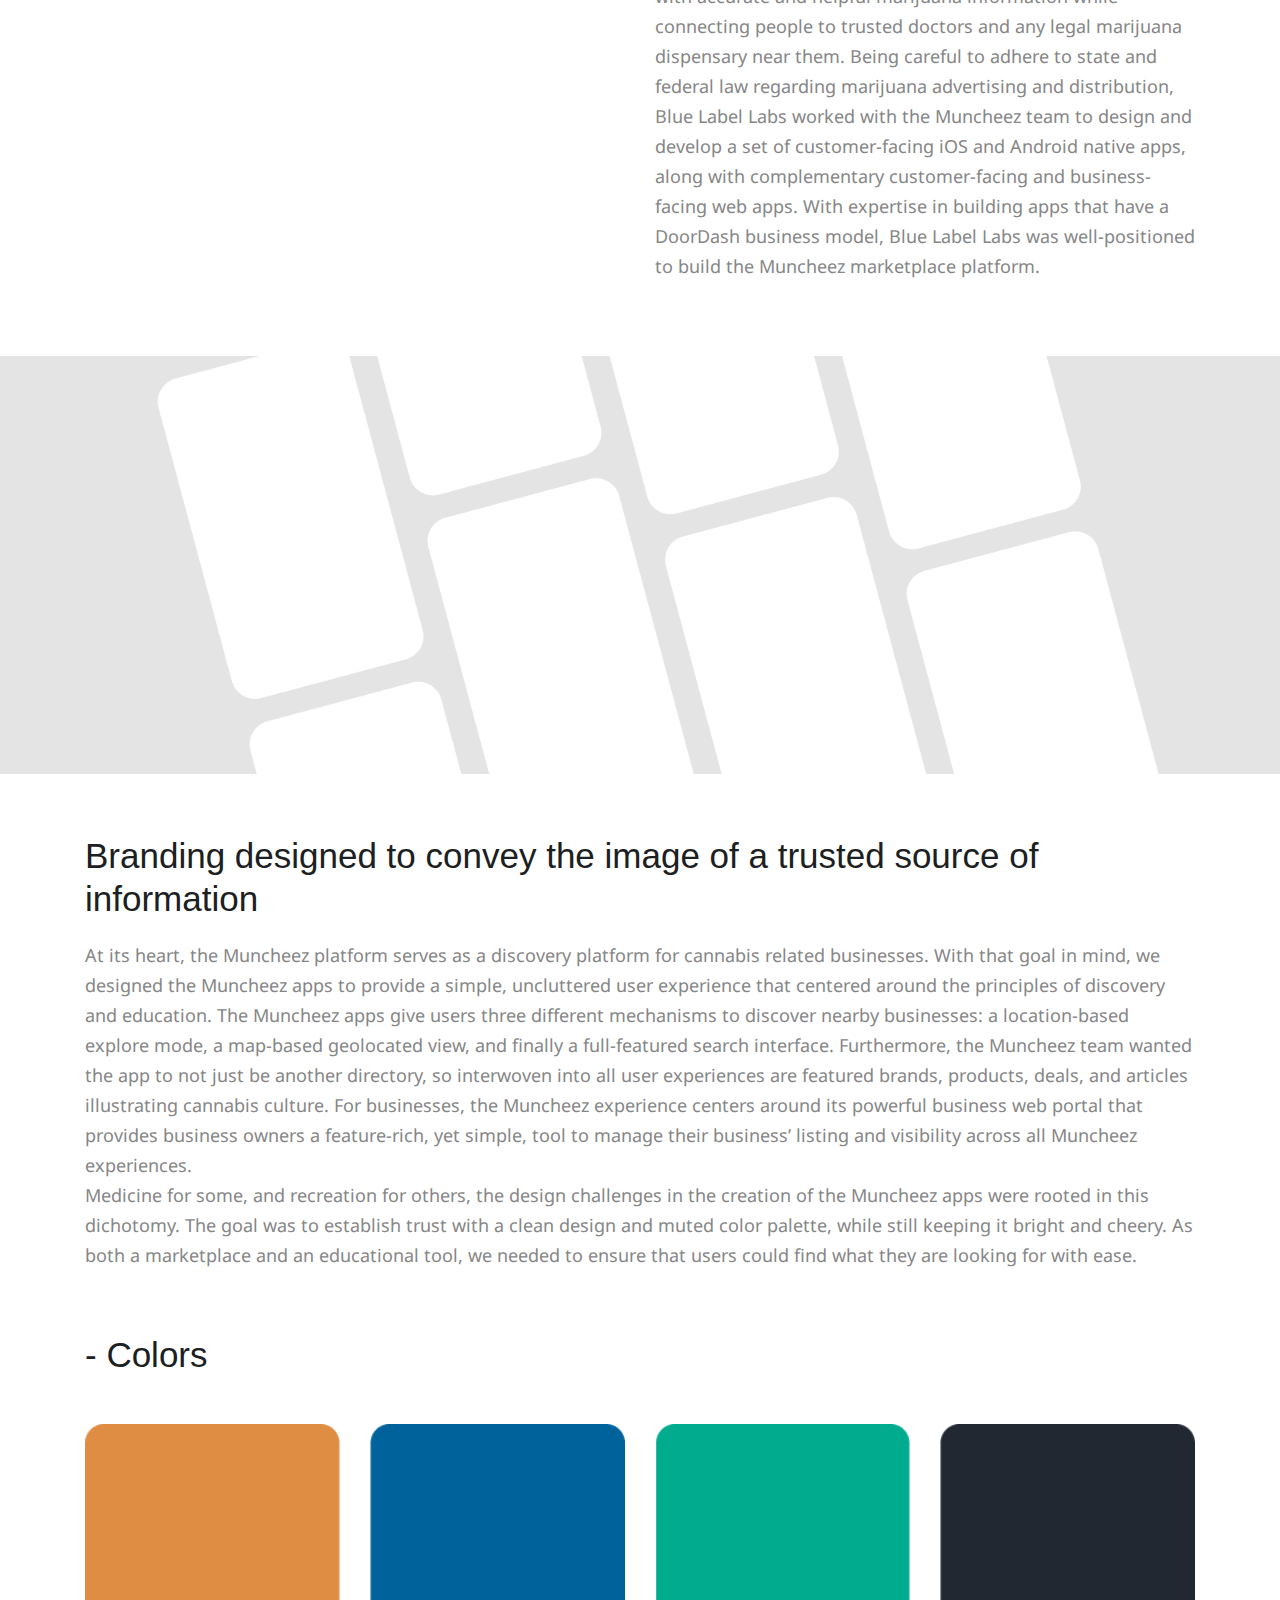
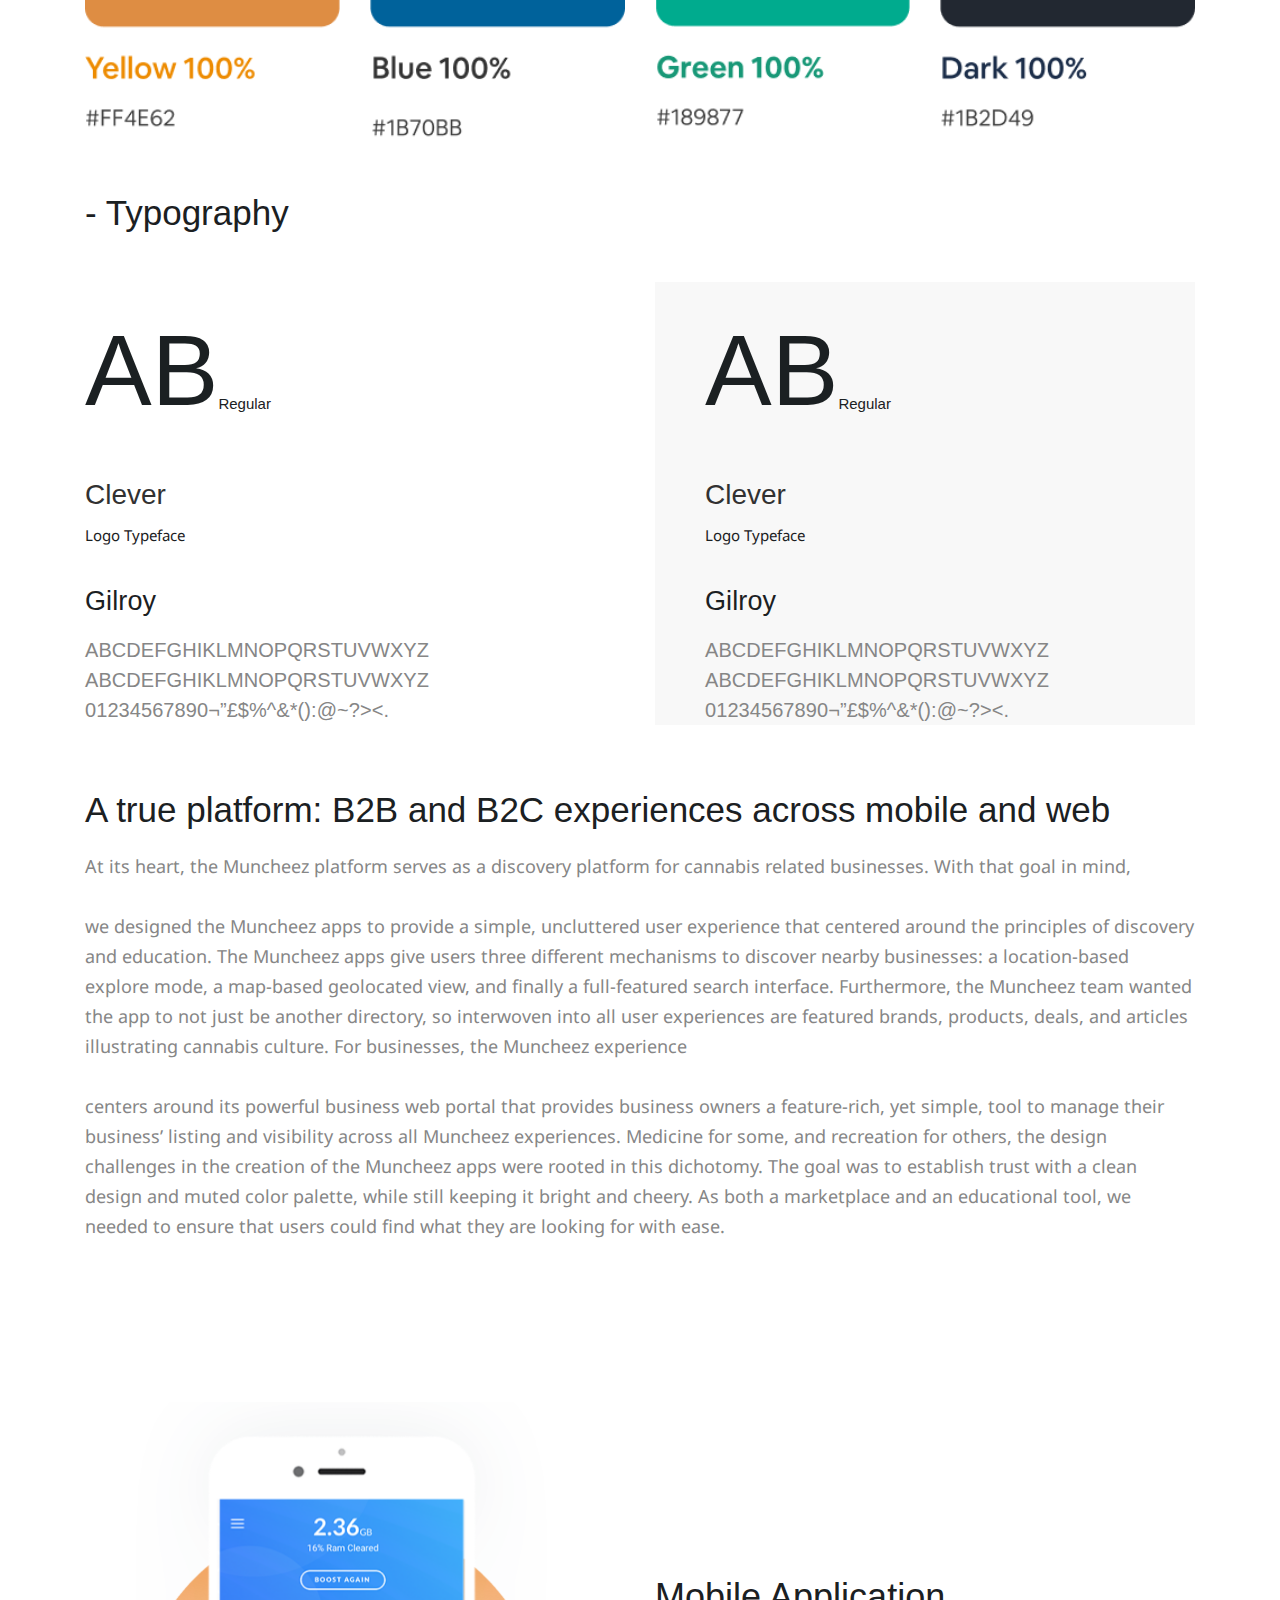
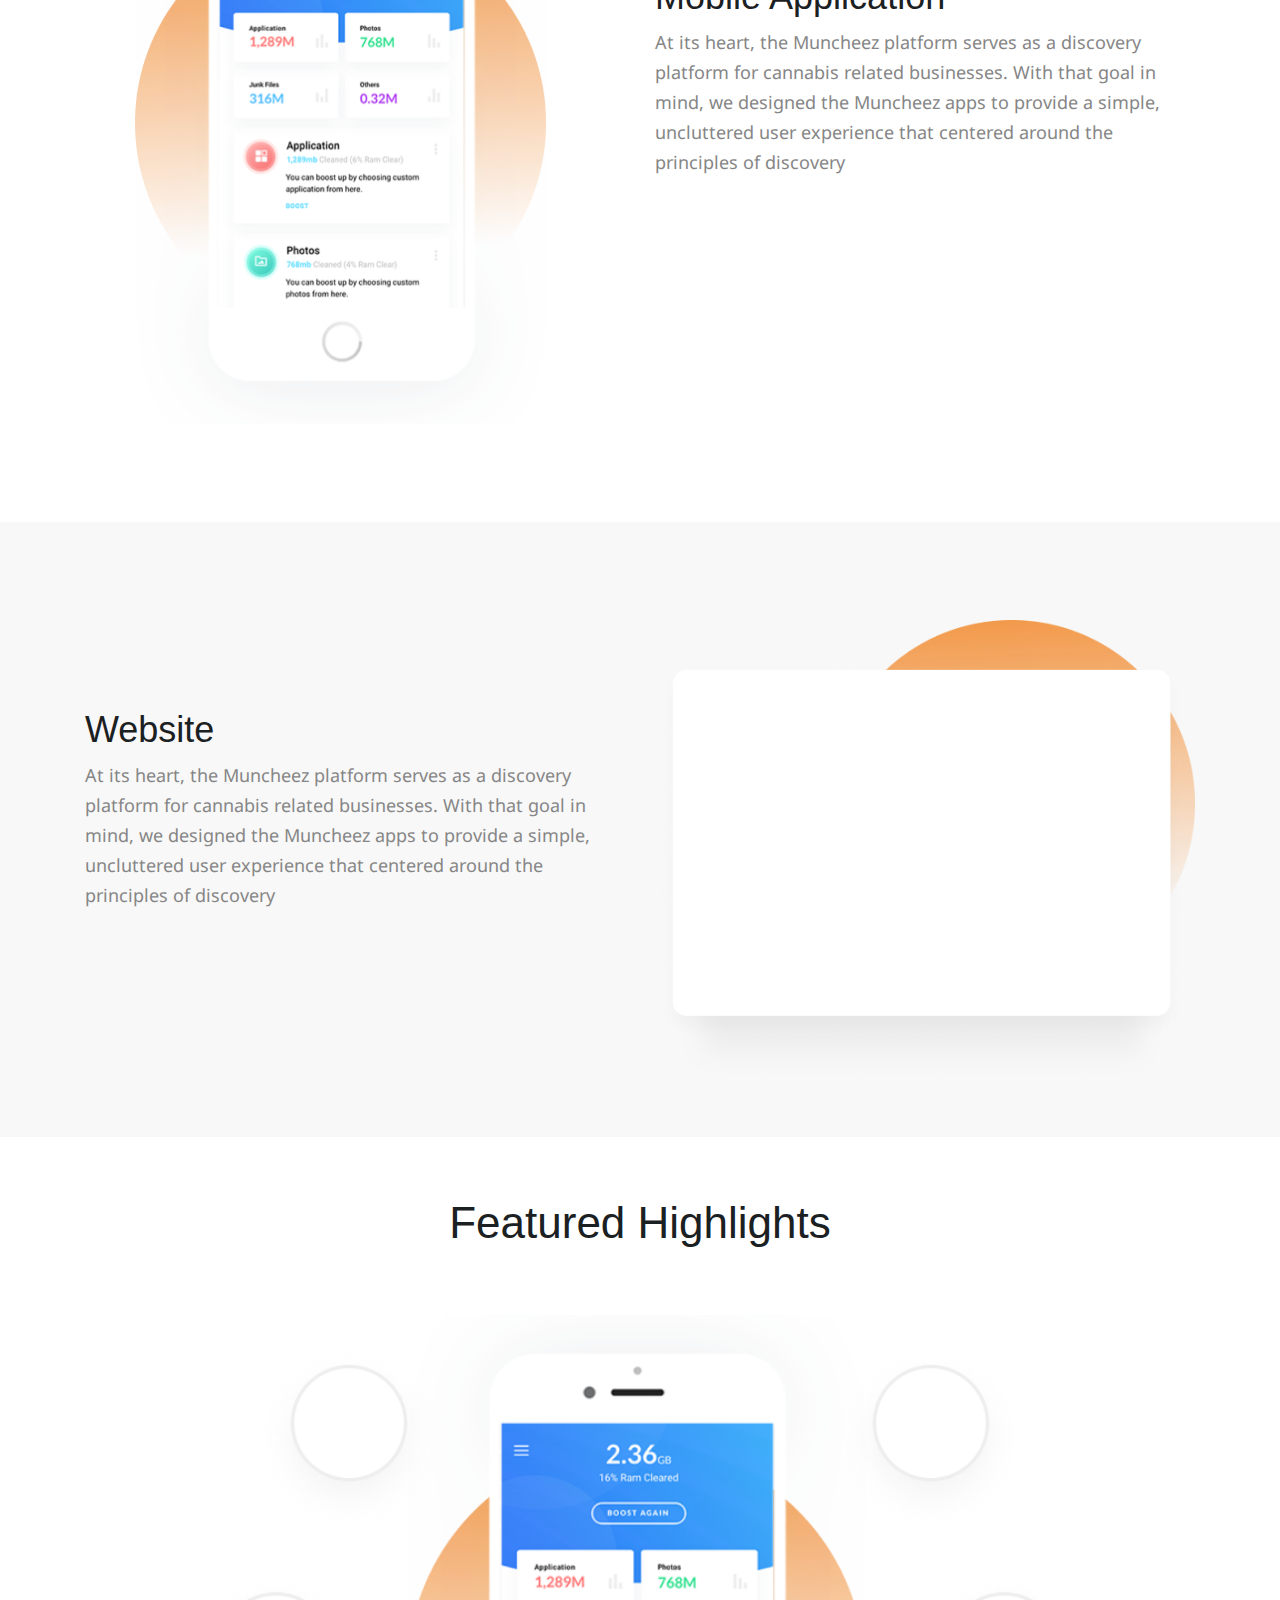
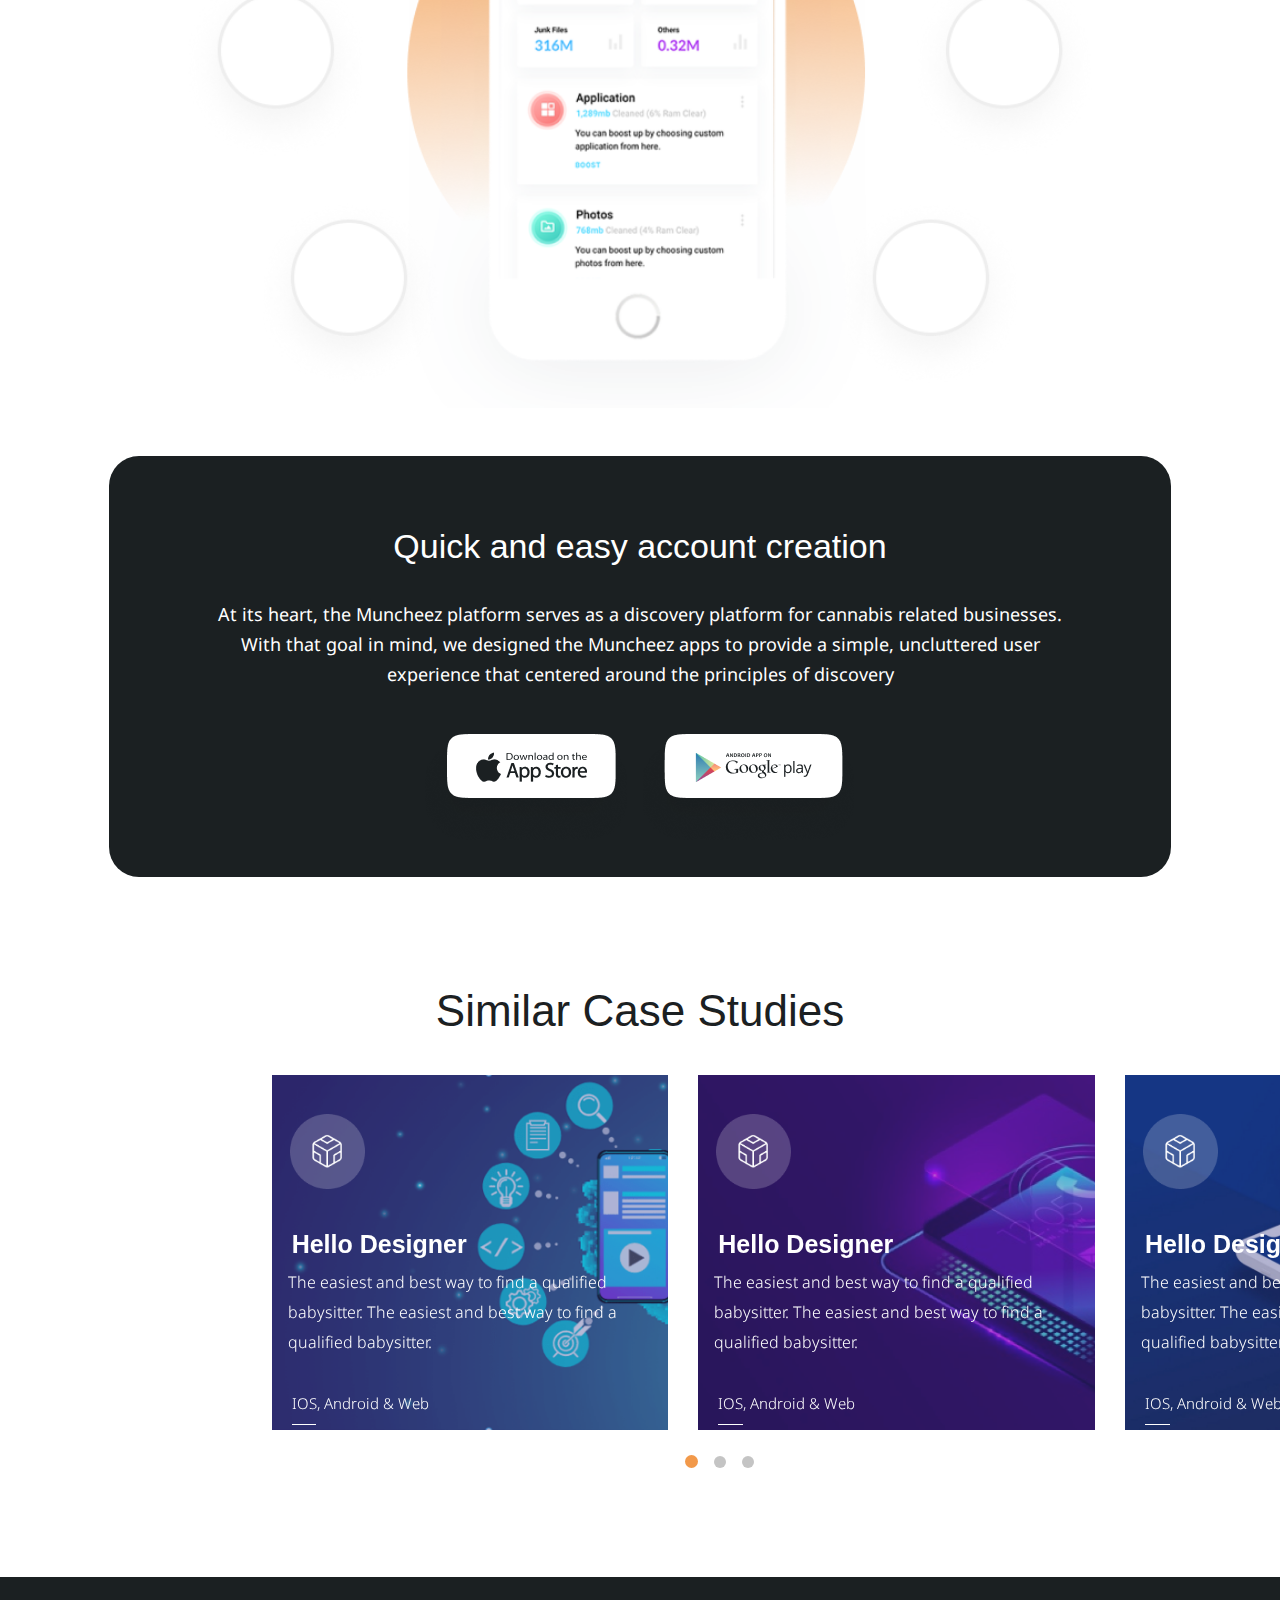
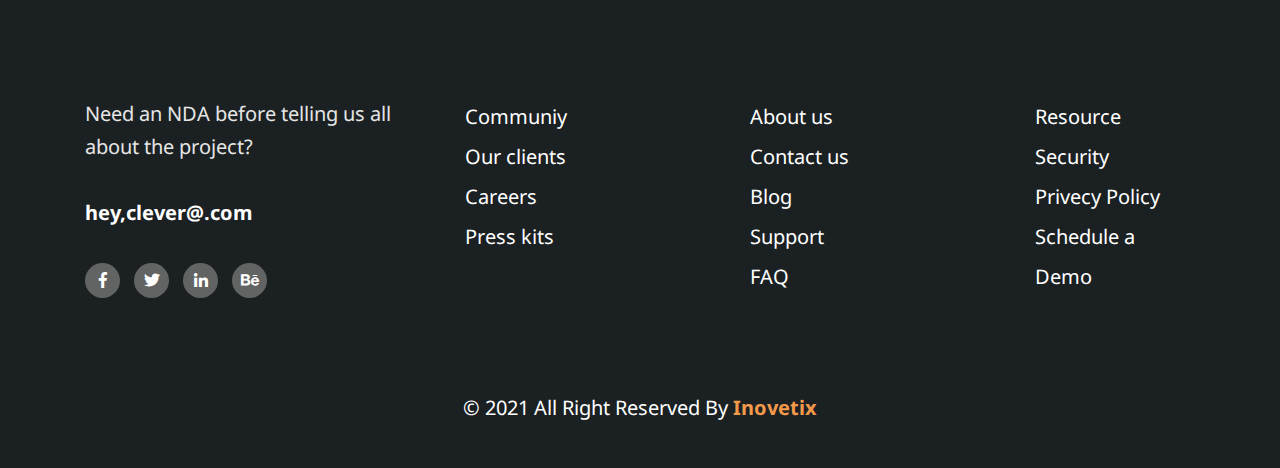
<file: case-study-details.html>
<!doctype html>
<html class="no-js" lang="">
<head>
    <meta charset="utf-8">
    <meta http-equiv="x-ua-compatible" content="ie=edge">
    <title>Inovetix</title>
    <meta name="description" content="">
    <meta name="viewport" content="width=device-width, initial-scale=1">

    <link rel="manifest" href="site.webmanifest">
    <link rel="shortcut icon" type="image/x-icon" href="img/favicon.ico">
    <!-- Place favicon.ico in the root directory -->

    <!-- CSS here -->
    <link rel="stylesheet" href="css/bootstrap.min.css">
    <link rel="stylesheet" href="css/owl.carousel.min.css">
    <link rel="stylesheet" href="css/animate.min.css">
    <link rel="stylesheet" href="https://unpkg.com/aos@2.3.1/dist/aos.css"/>
    <link rel="stylesheet" href="css/magnific-popup.css">
    <link rel="stylesheet" href="css/fontawesome-all.min.css">
    <link rel="stylesheet" href="css/meanmenu.css">
    <link rel="stylesheet" href="css/slick.css">
    <link rel="stylesheet" href="css/default.css">
    <link rel="stylesheet" href="css/style.css">
    <link rel="stylesheet" href="css/responsive.css">
</head>
<body>
<!--[if lte IE 9]>
<p class="browserupgrade">You are using an <strong>outdated</strong> browser. Please <a href="https://browsehappy.com/">upgrade
    your browser</a> to improve your experience and security.</p>
<![endif]-->


<!--Header Bg-->
<header>
    <div class="header-area common-header transparent-header pt-10 pb-10">
        <div class="container">
            <div class="row">
                <div class="col-lg-2 col-xl-2 d-flex align-items-center">
                    <div class="logo">
                        <a href="index.html"><img src="img/black-logo.png" alt=""></a>
                    </div>
                </div>
                <div class="col-lg-10 col-xl-10">
                    <div class="main-menu">
                        <nav id="mobile-menu">
                            <ul>
                                <li><a href="index.html">Home</a></li>
                                <li><a href="case-study-details.html" class="current">Case Study</a></li>
                                <li><a href="">Blog</a></li>
                                <li><a href="about-us.html">About</a></li>
                                <li><a href="">Get a quote</a></li>
                                <li class="header-btn"><a href="contact-us.html">Contact</a></li>
                            </ul>
                        </nav>
                    </div>
                    <!-- mobile menu-->
                    <div class="mobile-menu"></div>
                </div>
            </div>
        </div>
    </div>
</header>

<!--Service area-->
<section class="case-study-section-one">
    <div class="container">
        <div class="row">

            <div class="col-lg-6 col-md-12">
                <div class="about-content-one">
                    <h1>A cannabis marketplace that recently raised</h1>
                    <p>We work side-by-side with ambitious companies, brands, and founders to make bolder choices and
                        uncover transformative change with customer-centric and truly user-validated digital
                        products.</p>


                    <a class="common-btn-2">Get In Touch</a>
                </div>
            </div>
            <div class="col-lg-6 col-md-12">
                <div class="contact-img">
                    <img src="img/case-study/case-study-1.png" alt="">
                </div>
            </div>
        </div>
    </div>
</section>

<!----Content Area--->
<section class="case-content-area-one">
    <div class="container">
        <div class="row">
            <div class="col-lg-6 col-md-6">

                <h2>Design</h2>
                <p>We strategically design beautiful brands, websites, and digital products that actually work.</p>

            </div>
            <div class="col-lg-6 col-md-6">

                <h2>Services</h2>
                <p>UX Design, UI Design, Branding, iOS App Development, Android App Development, Web App Development,
                    Web-Based Administration Portal Development</p>

            </div>
        </div>
        <div class="row mt-5">
            <div class="col-lg-6 col-md-6">
                <div class="common-text-area">

                    <ul>
                        <li>Visit Website</li>
                        <li>View iOS App</li>
                        <li>View Android App</li>
                    </ul>
                </div>
            </div>
            <div class="col-lg-6 col-md-6">
                <div class="common-text-area">
                    <h1>The trusted marketplace for the legal cannabis community</h1>
                    <p>
                        The Muncheez team (recently renamed to Vana) approached us to create a novel platform for the
                        burgeoning cannabis industry. They wanted to create a multi-platform experience to connect
                        cannabis users with dispensaries, doctors and brands serving the cannabis community. Whether for
                        medical or recreational purposes, Muncheez sought to educate the world with accurate and helpful
                        marijuana information while connecting people to trusted doctors and any legal marijuana
                        dispensary near them. Being careful to adhere to state and federal law regarding marijuana
                        advertising and distribution, Blue Label Labs worked with the Muncheez team to design and
                        develop a set of customer-facing iOS and Android native apps, along with complementary
                        customer-facing and business-facing web apps. With expertise in building apps that have a
                        DoorDash business model, Blue Label Labs was well-positioned to build the Muncheez marketplace
                        platform.
                    </p>

                </div>
            </div>
        </div>

    </div>
</section>

<section class="full-img">
    <img src="img/case-study/full-w-img.png" alt="">
</section>

<!----Development Area--->
<section class="case-content-area-one">
    <div class="container">

        <div class="row">
            <div class="col-lg-12 col-md-12">
                <div class="common-text-area">
                    <h1>Branding designed to convey the image of a trusted source of information</h1>
                    <p>
                        At its heart, the Muncheez platform serves as a discovery platform for cannabis related
                        businesses. With that goal in mind, we designed the Muncheez apps to provide a simple,
                        uncluttered user experience that centered around the principles of discovery and education. The
                        Muncheez apps give users three different mechanisms to discover nearby businesses: a
                        location-based explore mode, a map-based geolocated view, and finally a full-featured search
                        interface. Furthermore, the Muncheez team wanted the app to not just be another directory, so
                        interwoven into all user experiences are featured brands, products, deals, and articles
                        illustrating cannabis culture. For businesses, the Muncheez experience centers around its
                        powerful business web portal that provides business owners a feature-rich, yet simple, tool to
                        manage their business’ listing and visibility across all Muncheez experiences.<br> Medicine for
                        some, and recreation for others, the design challenges in the creation of the Muncheez apps were
                        rooted in this dichotomy. The goal was to establish trust with a clean design and muted color
                        palette, while still keeping it bright and cheery. As both a marketplace and an educational
                        tool, we needed to ensure that users could find what they are looking for with ease.
                    </p>

                </div>
            </div>
        </div>
        <div class="row my-5">
            <div class="col-lg-12">
                <h1 class="mb-5">- Colors</h1>
                <div class="row">

                    <div class="col-lg-3 col-md-3">
                        <div class="color-box">
                            <img src="img/case-study/color-yellow.png" alt="">
                        </div>
                    </div>
                    <div class="col-lg-3 col-md-3">

                        <div class="color-box">
                            <img src="img/case-study/blue.png" alt="">
                        </div>
                    </div>
                    <div class="col-lg-3 col-md-3">
                        <div class="color-box">
                            <img src="img/case-study/green.png" alt="">
                        </div>
                    </div>
                    <div class="col-lg-3 col-md-3">
                        <div class="color-box">
                            <img src="img/case-study/drack.png" alt="">
                        </div>
                    </div>
                </div>
            </div>
        </div>
        <div class="row my-5">
            <div class="col-lg-12">
                <h1 class="mb-5">- Typography</h1>
                <div class="row">

                    <div class="col-lg-6 col-md-6">
                        <div class="typo-box">
                            <h1>AB<sub>Regular</sub></h1>
                            <h3>Clever</h3>
                            <sub>Logo Typeface</sub>
                            <h4>Gilroy</h4>
                            <p>abcdefghiklmnopqrstuvwxyz abcdefghiklmnopqrstuvwxyz<br> 01234567890¬”£$%^&*():@~?><.</p>

                        </div>
                    </div>
                    <div class="col-lg-6 col-md-6">
                        <div class="typo-box active-typo">
                            <h1>AB<sub>Regular</sub></h1>
                            <h3>Clever</h3>
                            <sub>Logo Typeface</sub>
                            <h4>Gilroy</h4>
                            <p>abcdefghiklmnopqrstuvwxyz abcdefghiklmnopqrstuvwxyz<br> 01234567890¬”£$%^&*():@~?><.</p>

                        </div>
                    </div>

                </div>
            </div>
        </div>
        <div class="row my-5">
            <div class="col-lg-12">
                <div class="common-text-area">
                    <h1>A true platform: B2B and B2C experiences across mobile and web</h1>
                    <p>
                        At its heart, the Muncheez platform serves as a discovery platform for cannabis related businesses. With that goal in mind,<br><br> we designed the Muncheez apps to provide a simple, uncluttered user experience that centered around the principles of discovery and education. The Muncheez apps give users three different mechanisms to discover nearby businesses: a location-based explore mode, a map-based geolocated view, and finally a full-featured search interface. Furthermore, the Muncheez team wanted the app to not just be another directory, so interwoven into all user experiences are featured brands, products, deals, and articles illustrating cannabis culture. For businesses, the Muncheez experience <br><br>centers around its powerful business web portal that provides business owners a feature-rich, yet simple, tool to manage their business’ listing and visibility across all Muncheez experiences. Medicine for some, and recreation for others, the design challenges in the creation of the Muncheez apps were rooted in this dichotomy. The goal was to establish trust with a clean design and muted color palette, while still keeping it bright and cheery. As both a marketplace and an educational tool, we needed to ensure that users could find what they are looking for with ease.
                    </p>

                </div>
            </div>
        </div>
        <div class="row my-5">
            <div class="col-lg-6 col-md-6 mt-sm-5 case-study-img">
                <img src="img/service-design.png" alt="">

            </div>
            <div class="col-lg-6 col-md-6">
                <div class="common-text-area">
                    <h3>Mobile Application</h3>
                    <p>At its heart, the Muncheez platform serves as a discovery platform for cannabis related businesses. With that goal in mind, we designed the Muncheez apps to provide a simple, uncluttered user experience that centered around the principles of discovery</p>

                </div>
            </div>




        </div>

    </div>
</section>

<section style="background-color: #F8F8F8;padding: 50px 0">
    <div class="container">
        <div class="row">

            <div class="col-lg-6 col-md-6">
                <div class="common-text-area-2">
                    <h3>Website</h3>
                    <p>At its heart, the Muncheez platform serves as a discovery platform for cannabis related businesses. With that goal in mind, we designed the Muncheez apps to provide a simple, uncluttered user experience that centered around the principles of discovery</p>

                </div>
            </div>
            <div class="col-lg-6 col-md-6 mt-sm-5 case-study-img-2">
                <img src="img/case-study/case-study-img.png" alt="">

            </div>

        </div>
    </div>
</section>

<!----Our Team Area--->
<section class="our-team">
    <div class="container">
        <div class="row">
            <div class="col-lg-12">
                <div class="heading-1">
                    <h1>Featured Highlights</h1>

                </div>
            </div>
        </div>
        <div class="row mt-5 collaborative-box">
            <div class="col-lg-10 col-md-10 m-auto">
                <div class="feature-img">
                    <img src="img/case-study/feature-hilight.png" alt="">
                </div>
            </div>
        </div>

    </div>
    <div class="row my-5">
        <div class="col-lg-10 col-md-12 m-auto text-center">
            <div class="app-box">
                <h1>Quick and easy account creation</h1>
                <p>At its heart, the Muncheez platform serves as a discovery platform for cannabis related businesses. With that goal in mind, we designed the Muncheez apps to provide a simple, uncluttered user experience that centered around the principles of discovery</p>
                <span><img src="img/case-study/ios-app.png" alt=""><img src="img/case-study/android-app.png" alt=""></span>
            </div>
        </div>
    </div>
</section>

<!----Case Study--->
<section class="case-study-2 position-relative">
    <div class="container">
        <div class="row">
            <div class="col-lg-12">
                <div class="heading-1">
                    <h1>Similar Case Studies</h1>

                </div>
            </div>

        </div>

    </div>
    <div class="dot-list owl-carousel">
        <!-- single-slider-->
        <div class="col-xl-12 col-md-12 col-sm-12 col-xs-12">
            <div class="single-project">
                <img src="img/slider/1.png" alt="">
                <div class="portfolio-text">
                    <img src="img/slider/company.png" alt="" width="20">
                    <h5>Hello Designer</h5>
                    <p>The easiest and best way to find a qualified babysitter. The easiest and best way to find a qualified babysitter.</p>
                    <a href="single-project.html">iOS, Android & Web</a>
                </div>
            </div>
        </div>
        <!-- single-slider-->
        <div class="col-xl-12 col-md-12 col-sm-12 col-xs-12">
            <div class="single-project">
                <img src="img/slider/2.png" alt="">
                <div class="portfolio-text">
                    <img src="img/slider/company.png" alt="" width="20">
                    <h5>Hello Designer</h5>
                    <p>The easiest and best way to find a qualified babysitter. The easiest and best way to find a qualified babysitter.</p>
                    <a href="single-project.html">iOS, Android & Web</a>
                </div>
            </div>
        </div>
        <!-- single-slider-->
        <div class="col-xl-12 col-md-12 col-sm-12 col-xs-12">
            <div class="single-project">
                <img src="img/slider/3.png" alt="">
                <div class="portfolio-text">
                    <img src="img/slider/company.png" alt="" width="20">
                    <h5>Hello Designer</h5>
                    <p>The easiest and best way to find a qualified babysitter. The easiest and best way to find a qualified babysitter.</p>
                    <a href="single-project.html">iOS, Android & Web</a>
                </div>
            </div>
        </div>
        <!-- single-slider-->
        <div class="col-xl-12 col-md-12 col-sm-12 col-xs-12">
            <div class="single-project">
                <img src="img/slider/1.png" alt="">
                <div class="portfolio-text">
                    <img src="img/slider/company.png" alt="" width="20">
                    <h5>Hello Designer</h5>
                    <p>The easiest and best way to find a qualified babysitter. The easiest and best way to find a qualified babysitter.</p>
                    <a href="single-project.html">iOS, Android & Web</a>
                </div>
            </div>
        </div>
        <!-- single-slider-->
        <div class="col-xl-12 col-md-12 col-sm-12 col-xs-12">
            <div class="single-project">
                <img src="img/slider/2.png" alt="">
                <div class="portfolio-text">
                    <img src="img/slider/company.png" alt="" width="20">
                    <h5>Hello Designer</h5>
                    <p>The easiest and best way to find a qualified babysitter. The easiest and best way to find a qualified babysitter.</p>
                    <a href="single-project.html">iOS, Android & Web</a>
                </div>
            </div>
        </div>
        <!-- single-slider-->
        <div class="col-xl-12 col-md-12 col-sm-12 col-xs-12">
            <div class="single-project">
                <img src="img/slider/3.png" alt="">
                <div class="portfolio-text">
                    <img src="img/slider/company.png" alt="" width="20">
                    <h5>Hello Designer</h5>
                    <p>The easiest and best way to find a qualified babysitter. The easiest and best way to find a qualified babysitter.</p>
                    <a href="single-project.html">iOS, Android & Web</a>
                </div>
            </div>
        </div>
        <!-- single-slider-->
        <div class="col-xl-12 col-md-12 col-sm-12 col-xs-12">
            <div class="single-project">
                <img src="img/slider/1.png" alt="">
                <div class="portfolio-text">
                    <img src="img/slider/company.png" alt="" width="20">
                    <h5>Hello Designer</h5>
                    <p>The easiest and best way to find a qualified babysitter. The easiest and best way to find a qualified babysitter.</p>
                    <a href="single-project.html">iOS, Android & Web</a>
                </div>
            </div>
        </div>
        <!-- single-slider-->
        <div class="col-xl-12 col-md-12 col-sm-12 col-xs-12">
            <div class="single-project">
                <img src="img/slider/2.png" alt="">
                <div class="portfolio-text">
                    <img src="img/slider/company.png" alt="" width="20">
                    <h5>Hello Designer</h5>
                    <p>The easiest and best way to find a qualified babysitter. The easiest and best way to find a qualified babysitter.</p>
                    <a href="single-project.html">iOS, Android & Web</a>
                </div>
            </div>
        </div>
    </div>
</section>


<!----Footer Area--->
<footer class="footer-area">
    <!-- footer bottom -->
    <div class="footer-top">
        <div class="container">
            <div class="row">
                <div class="col-xl-4 col-lg-4 col-md-4 col-sm-6 margin-bottom-r">
                    <!-- about-company widget -->
                    <div class="single-widget">

                        <div class="about-company">
                            <p>Need an NDA before telling us all<br> about the project?</p>
                            <a href="" class="email">hey,clever@.com</a>
                            <!-- social icon-->
                            <ul class="social">
                                <li><a class="footer-socials" href="#"><i class="fab fa-facebook-f"></i></a></li>
                                <li><a class="footer-socials" href="#"><i class="fab fa-twitter"></i></a></li>
                                <li><a class="footer-socials" href="#"><i class="fab fa-linkedin-in"></i></a></li>
                                <li><a class="footer-socials" href="#"><i class="fab fa-behance"></i></a></li>
                            </ul>
                        </div>
                    </div>
                </div>
                <div class="col-xl-3 col-lg-2 col-md-2 col-sm-6 margin-bottom-r margin-top-small">
                    <!-- links widget -->
                    <div class="single-widget">
                        <div class="quick-links">
                            <ul>
                                <li><a href="#">Communiy</a></li>
                                <li><a href="#">Our clients</a></li>
                                <li><a href="#">Careers</a></li>
                                <li><a href="#">Press kits</a></li>
                            </ul>
                        </div>
                    </div>
                </div>
                <div class="col-xl-3 col-lg-3 col-md-3 col-sm-6 margin-bottom-r margin-top-small">
                    <!-- address widget -->
                    <div class="single-widget">
                        <!--<h2>Quick Links</h2>-->
                        <div class="quick-links">
                            <ul>
                                <li><a href="#">About us</a></li>
                                <li><a href="#">Contact us</a></li>
                                <li><a href="#">Blog</a></li>
                                <li><a href="#">Support</a></li>
                                <li><a href="#">FAQ</a></li>
                            </ul>
                        </div>
                    </div>
                </div>
                <div class="col-xl-2 col-lg-3 col-md-3 col-sm-6 margin-top-small">
                    <!-- newsletter widget -->
                    <div class="single-widget">
                        <div class="quick-links">
                            <ul>
                                <li><a href="#">Resource</a></li>
                                <li><a href="#">Security</a></li>
                                <li><a href="#">Privecy Policy</a></li>
                                <li><a href="#">Schedule a</a></li>
                                <li><a href="#">Demo</a></li>
                            </ul>
                        </div>
                    </div>
                </div>
            </div>
        </div>
    </div>
    <!-- footer bottom -->
    <div class="footer-bottom">
        <div class="container">
            <div class="row">
                <div class="col-xl-12">
                    <!-- Copyright -->
                    <div class="copyright">
                        <p>© 2021 All Right Reserved By <a href="#">Inovetix</a></p>
                    </div>
                </div>
            </div>
        </div>
    </div>
</footer>

<!-- JS here -->
<script src="js/vendor/modernizr-3.5.0.min.js"></script>
<script src="js/vendor/jquery-1.12.4.min.js"></script>
<script src="js/popper.min.js"></script>
<script src="js/bootstrap.min.js"></script>
<script src="js/owl.carousel.min.js"></script>
<script src="js/isotope.pkgd.min.js"></script>
<script src="js/one-page-nav-min.js"></script>
<script src="js/slick.min.js"></script>
<script src="js/jquery.meanmenu.min.js"></script>
<script src="js/ajax-form.js"></script>
<script src="js/wow.min.js"></script>
<script src="https://unpkg.com/aos@2.3.1/dist/aos.js"></script>
<script src="js/jquery.scrollUp.min.js"></script>
<script src="js/imagesloaded.pkgd.min.js"></script>
<script src="js/jquery.magnific-popup.min.js"></script>
<script src="js/plugins.js"></script>
<script src="js/main.js"></script>
</body>
</html>
</file>
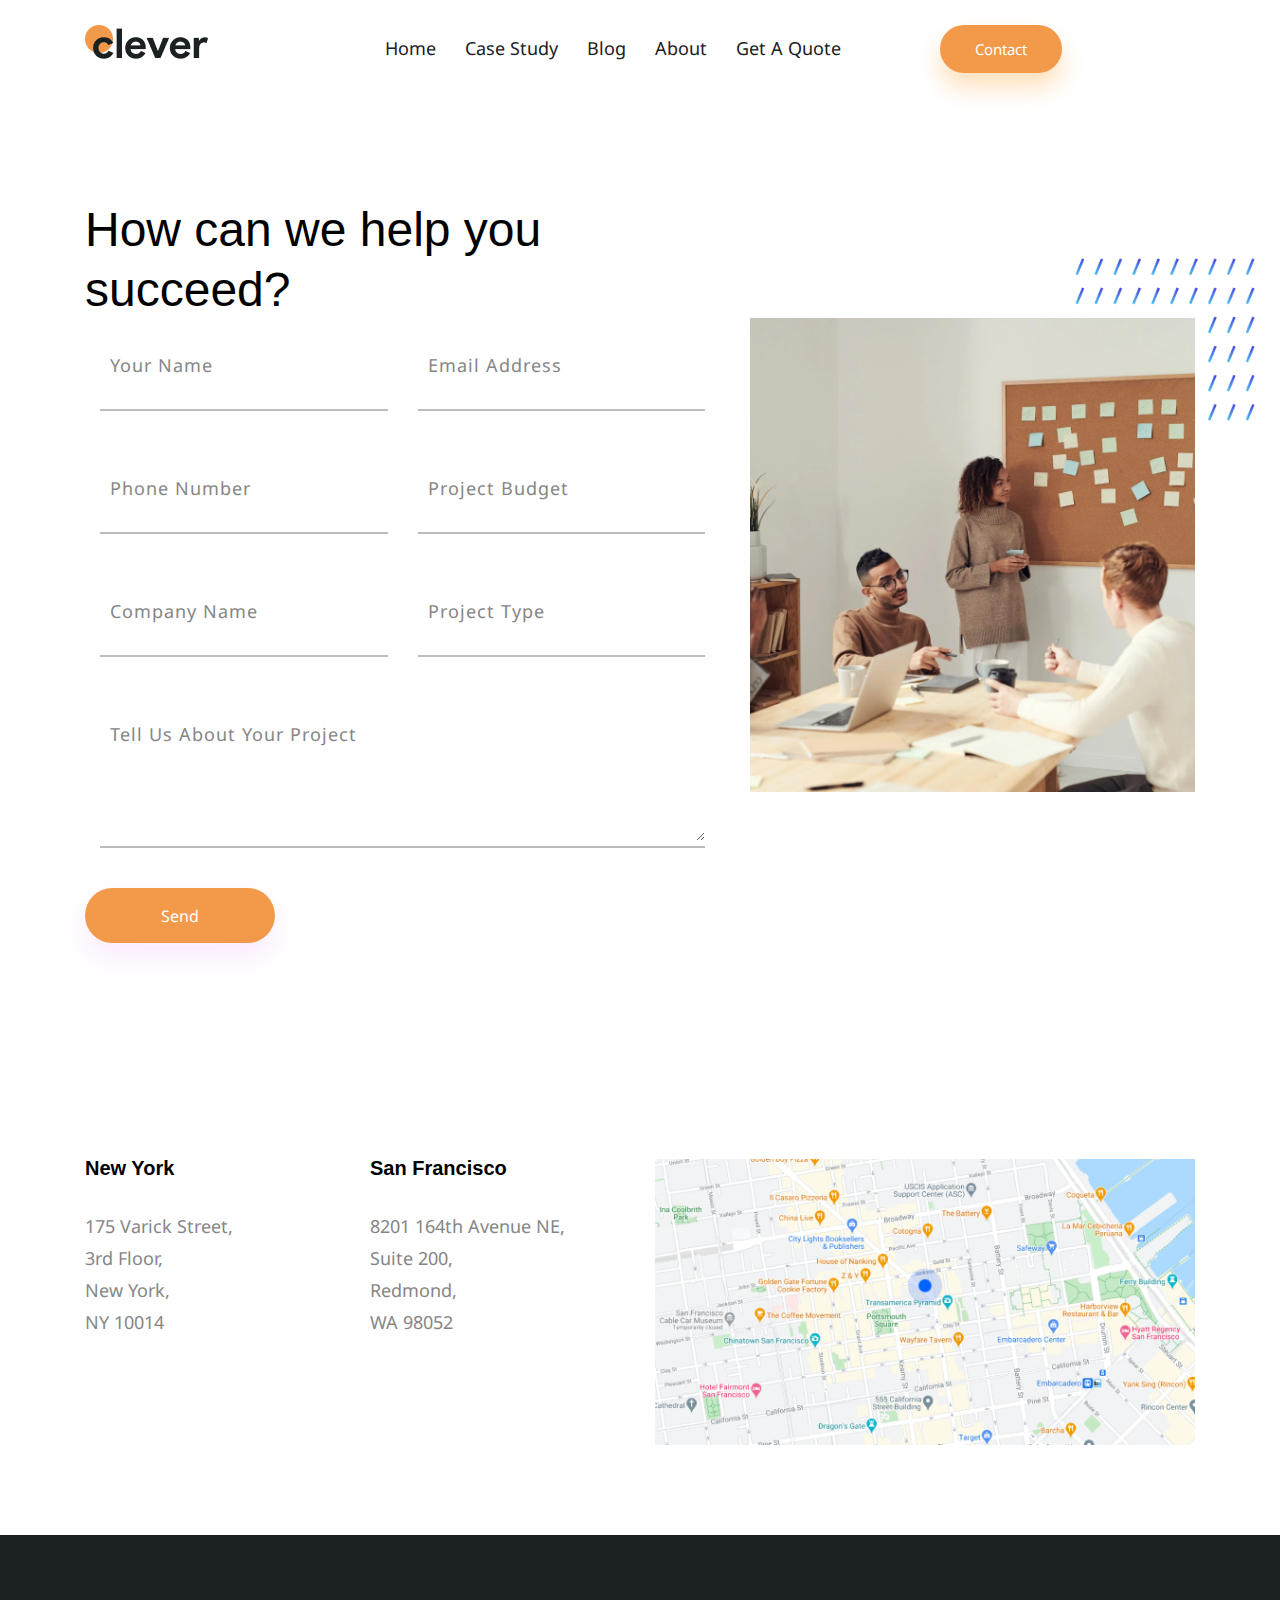
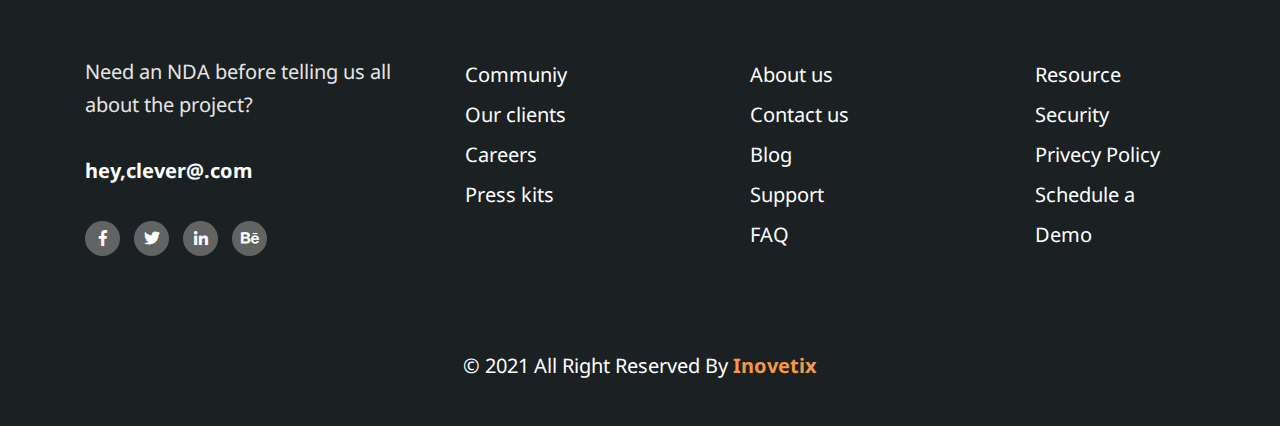
<file: contact-us.html>
<!doctype html>
<html class="no-js" lang="">
    <head>
        <meta charset="utf-8">
        <meta http-equiv="x-ua-compatible" content="ie=edge">
        <title>Inovetix</title>
        <meta name="description" content="">
        <meta name="viewport" content="width=device-width, initial-scale=1">

        <link rel="manifest" href="site.webmanifest">
		<link rel="shortcut icon" type="image/x-icon" href="img/favicon.ico">
        <!-- Place favicon.ico in the root directory -->

		<!-- CSS here -->
        <link rel="stylesheet" href="css/bootstrap.min.css">
        <link rel="stylesheet" href="css/owl.carousel.min.css">
        <link rel="stylesheet" href="css/animate.min.css">
        <link rel="stylesheet" href="https://unpkg.com/aos@2.3.1/dist/aos.css" />
        <link rel="stylesheet" href="css/magnific-popup.css">
        <link rel="stylesheet" href="css/fontawesome-all.min.css">
        <link rel="stylesheet" href="css/meanmenu.css">
        <link rel="stylesheet" href="css/slick.css">
        <link rel="stylesheet" href="css/default.css">
        <link rel="stylesheet" href="css/style.css">
        <link rel="stylesheet" href="css/responsive.css">
    </head>
    <body>
        <!--[if lte IE 9]>
            <p class="browserupgrade">You are using an <strong>outdated</strong> browser. Please <a href="https://browsehappy.com/">upgrade your browser</a> to improve your experience and security.</p>
        <![endif]-->


        <!--Header Bg-->
        <header>
            <div class="header-area common-header transparent-header pt-10 pb-10">
                <div class="container">
                    <div class="row">
                        <div class="col-lg-2 col-xl-2 d-flex align-items-center">
                            <div class="logo">
                                <a href="index.html"><img src="img/black-logo.png" alt=""></a>
                            </div>
                        </div>
                        <div class="col-lg-10 col-xl-10">
                            <!--<div class="header-btn f-right">-->
                                <!--<a href="" class="btn">Contact</a>-->
                            <!--</div>-->
                            <div class="main-menu">
                                <nav id="mobile-menu">
                                    <ul>
                                        <li><a href="index.html">Home</a></li>
                                        <li><a href="case-study-details.html">Case Study</a></li>
                                        <li><a href="">Blog</a></li>
                                        <li><a href="about-us.html">About</a></li>
                                        <li><a href="">Get a quote</a></li>
                                        <li class="header-btn"><a href="contact-us.html">Contact</a></li>
                                    </ul>
                                </nav>
                            </div>
                            <!-- mobile menu-->
                            <div class="mobile-menu"></div>
                        </div>
                    </div>
                </div>
            </div>
        </header>

        <!--Contact Form-->
        <section class="contact-area">
            <div class="container">
                <div class="row">
                    <div class="col-lg-7 col-md-12">
                        <div class="contact-form">
                            <h1>How can we help you succeed?</h1>
                            <form class="mb-5"  action="contact-mail.php" method="POST">
                                <div class="container">
                                    <div class="row">
                                        <div class="col-md-6">
                                            <label>
                                                <p class="label-txt">Your Name</p>
                                                <input type="text" name="name" id="name" class="input">
                                                <div class="line-box">
                                                    <div class="line"></div>
                                                </div>
                                            </label>
                                        </div>
                                        <div class="col-md-6">
                                            <label>
                                                <p class="label-txt">Email Address</p>
                                                <input type="email" name="email" id="email" class="input">
                                                <div class="line-box">
                                                    <div class="line"></div>
                                                </div>
                                            </label>
                                        </div>
                                        <div class="col-md-6">
                                            <label>
                                                <p class="label-txt">Phone Number</p>
                                                <input type="text" name="phone" id="phone" class="input">
                                                <div class="line-box">
                                                    <div class="line"></div>
                                                </div>
                                            </label>
                                        </div>
                                        <div class="col-md-6">
                                            <label>
                                                <p class="label-txt">Project Budget</p>
                                                <input type="email" name="budget" id="amount" class="input">
                                                <div class="line-box">
                                                    <div class="line"></div>
                                                </div>
                                            </label>
                                        </div>
                                        <div class="col-md-6">
                                            <label>
                                                <p class="label-txt">Company Name</p>
                                                <input type="text" name="c-name" id="c-name" class="input">
                                                <div class="line-box">
                                                    <div class="line"></div>
                                                </div>
                                            </label>
                                        </div>
                                        <div class="col-md-6">
                                            <label>
                                                <p class="label-txt">Project Type</p>
                                                <input type="email" name="p-type" id="p-type" class="input">
                                                <div class="line-box">
                                                    <div class="line"></div>
                                                </div>
                                            </label>
                                        </div>
                                        <div class="col-md-12">
                                            <label>
                                                <p class="label-txt">Tell Us About Your Project</p>
                                                <textarea name="message" class="input" type="textarea" id="message"  maxlength="140" rows="4"></textarea>
                                                <div class="line-box">
                                                    <div class="line"></div>
                                                </div>
                                            </label>
                                        </div>
                                    </div>
                                </div>

                                <button type="submit" name="submit" class="contact-submit">Send</button>
                            </form>

                            <!-- Submit Results -->
                            <div class="contact-form-result d-none">
                                <h4>Thank you for the e-mail!</h4>
                                <p>Your message has already arrived! We'll contact you shortly.</p>
                            </div>

                        </div>
                    </div>
                    <div class="col-lg-5 col-md-12 contact-top-m">
                        <div class="contact-img">
                               <span><img src="img/contact-page-shape.png" alt=""></span>
                              <img src="img/contact-us-img.png" alt="">
                        </div>
                    </div>
                </div>
            </div>
        </section>



        <!----Address Area--->
        <section class="address-area">
            <div class="container">

                <div class="row">
                    <div class="col-lg-3 col-md-6">
                        <div class="single-widget">
                            <h2>New York</h2>
                            <div class="our-address">

                                <ul class="list footer-w">
                                    <li>175 Varick Street,</li>
                                    <li>3rd Floor,</li>
                                    <li>New York,</li>
                                    <li> NY 10014</li>
                                </ul>
                            </div>
                        </div>
                    </div>
                    <div class="col-lg-3 col-md-6">
                        <div class="single-widget">
                            <h2>San Francisco</h2>
                            <div class="our-address">
                                <ul class="list footer-w">
                                    <li>8201 164th Avenue NE,</li>
                                    <li>Suite 200,</li>
                                    <li>Redmond,</li>
                                    <li>WA 98052</li>
                                </ul>
                            </div>
                        </div>
                    </div>


                    <div class="col-lg-6 col-md-12 mt-sm-5">
                        <div class="box-3">
                            <img src="img/map.png" alt="">
                        </div>
                    </div>


                </div>

            </div>
        </section>

        <!----Footer Area--->
        <footer class="footer-area">
            <!-- footer bottom -->
            <div class="footer-top">
                <div class="container">
                    <div class="row">
                        <div class="col-xl-4 col-lg-4 col-md-4 col-sm-6 margin-bottom-r">
                            <!-- about-company widget -->
                            <div class="single-widget">

                                <div class="about-company">
                                    <p>Need an NDA before telling us all<br> about the project?</p>
                                    <a href="" class="email">hey,clever@.com</a>
                                    <!-- social icon-->
                                    <ul class="social">
                                        <li><a class="footer-socials" href="#"><i class="fab fa-facebook-f"></i></a></li>
                                        <li><a class="footer-socials" href="#"><i class="fab fa-twitter"></i></a></li>
                                        <li><a class="footer-socials" href="#"><i class="fab fa-linkedin-in"></i></a></li>
                                        <li><a class="footer-socials" href="#"><i class="fab fa-behance"></i></a></li>
                                    </ul>
                                </div>
                            </div>
                        </div>
                        <div class="col-xl-3 col-lg-2 col-md-2 col-sm-6 margin-bottom-r margin-top-small">
                            <!-- links widget -->
                            <div class="single-widget">
                                <div class="quick-links">
                                    <ul>
                                        <li><a href="#">Communiy</a></li>
                                        <li><a href="#">Our clients</a></li>
                                        <li><a href="#">Careers</a></li>
                                        <li><a href="#">Press kits</a></li>
                                    </ul>
                                </div>
                            </div>
                        </div>
                        <div class="col-xl-3 col-lg-3 col-md-3 col-sm-6 margin-bottom-r margin-top-small">
                            <!-- address widget -->
                            <div class="single-widget">
                                <!--<h2>Quick Links</h2>-->
                                <div class="quick-links">
                                    <ul>
                                        <li><a href="#">About us</a></li>
                                        <li><a href="#">Contact us</a></li>
                                        <li><a href="#">Blog</a></li>
                                        <li><a href="#">Support</a></li>
                                        <li><a href="#">FAQ</a></li>
                                    </ul>
                                </div>
                            </div>
                        </div>
                        <div class="col-xl-2 col-lg-3 col-md-3 col-sm-6 margin-top-small">
                            <!-- newsletter widget -->
                            <div class="single-widget">
                                <div class="quick-links">
                                    <ul>
                                        <li><a href="#">Resource</a></li>
                                        <li><a href="#">Security</a></li>
                                        <li><a href="#">Privecy Policy</a></li>
                                        <li><a href="#">Schedule a</a></li>
                                        <li><a href="#">Demo</a></li>
                                    </ul>
                                </div>
                            </div>
                        </div>
                    </div>
                </div>
            </div>
            <!-- footer bottom -->
            <div class="footer-bottom">
                <div class="container">
                    <div class="row">
                        <div class="col-xl-12">
                            <!-- Copyright -->
                            <div class="copyright">
                                <p>© 2021 All Right Reserved By <a href="#">Inovetix</a></p>
                            </div>
                        </div>
                    </div>
                </div>
            </div>
        </footer>

		<!-- JS here -->
        <script src="js/vendor/modernizr-3.5.0.min.js"></script>
        <script src="js/vendor/jquery-1.12.4.min.js"></script>
        <script src="js/popper.min.js"></script>
        <script src="js/bootstrap.min.js"></script>
        <script src="js/owl.carousel.min.js"></script>
        <script src="js/isotope.pkgd.min.js"></script>
        <script src="js/one-page-nav-min.js"></script>
        <script src="js/slick.min.js"></script>
        <script src="js/jquery.meanmenu.min.js"></script>
        <script src="js/ajax-form.js"></script>
        <script src="js/wow.min.js"></script>
        <script src="https://unpkg.com/aos@2.3.1/dist/aos.js"></script>
        <script src="js/jquery.scrollUp.min.js"></script>
        <script src="js/imagesloaded.pkgd.min.js"></script>
        <script src="js/jquery.magnific-popup.min.js"></script>
        <script src="js/plugins.js"></script>
        <script src="js/main.js"></script>
    </body>
</html>
</file>
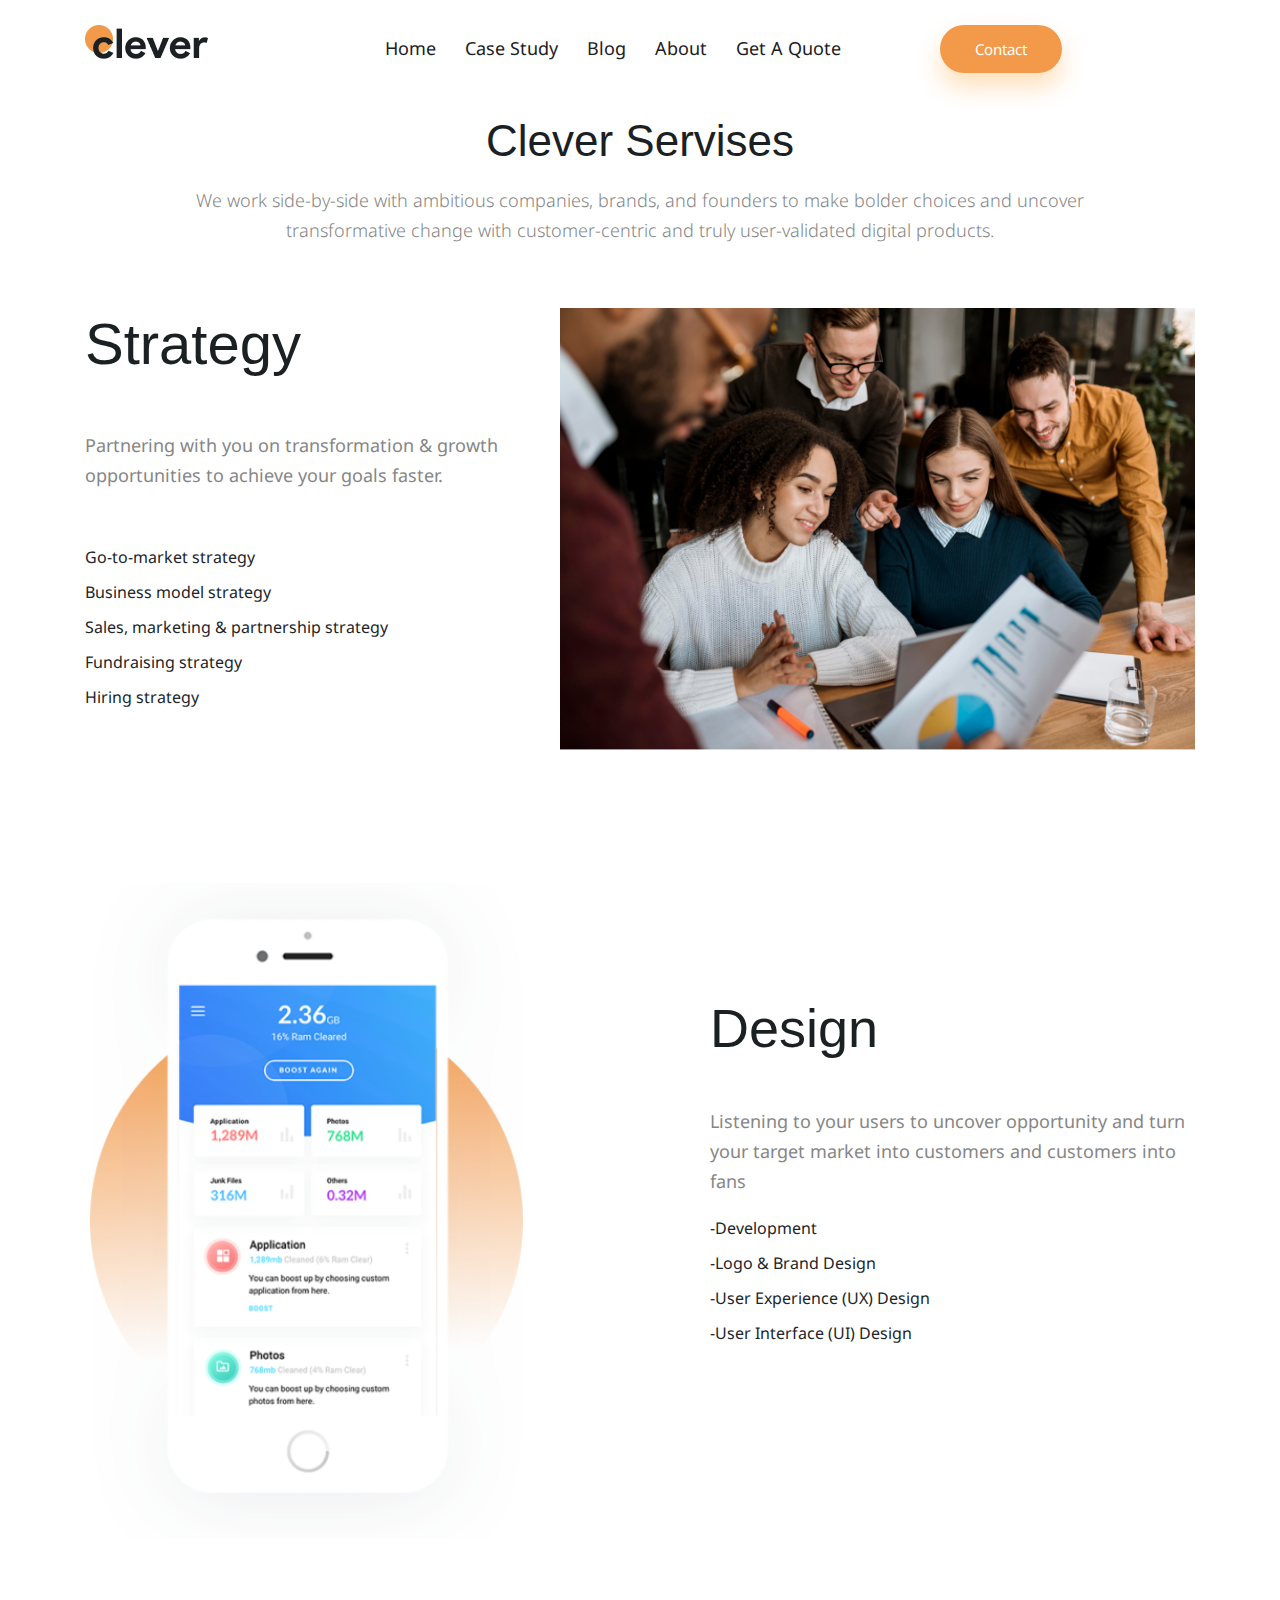
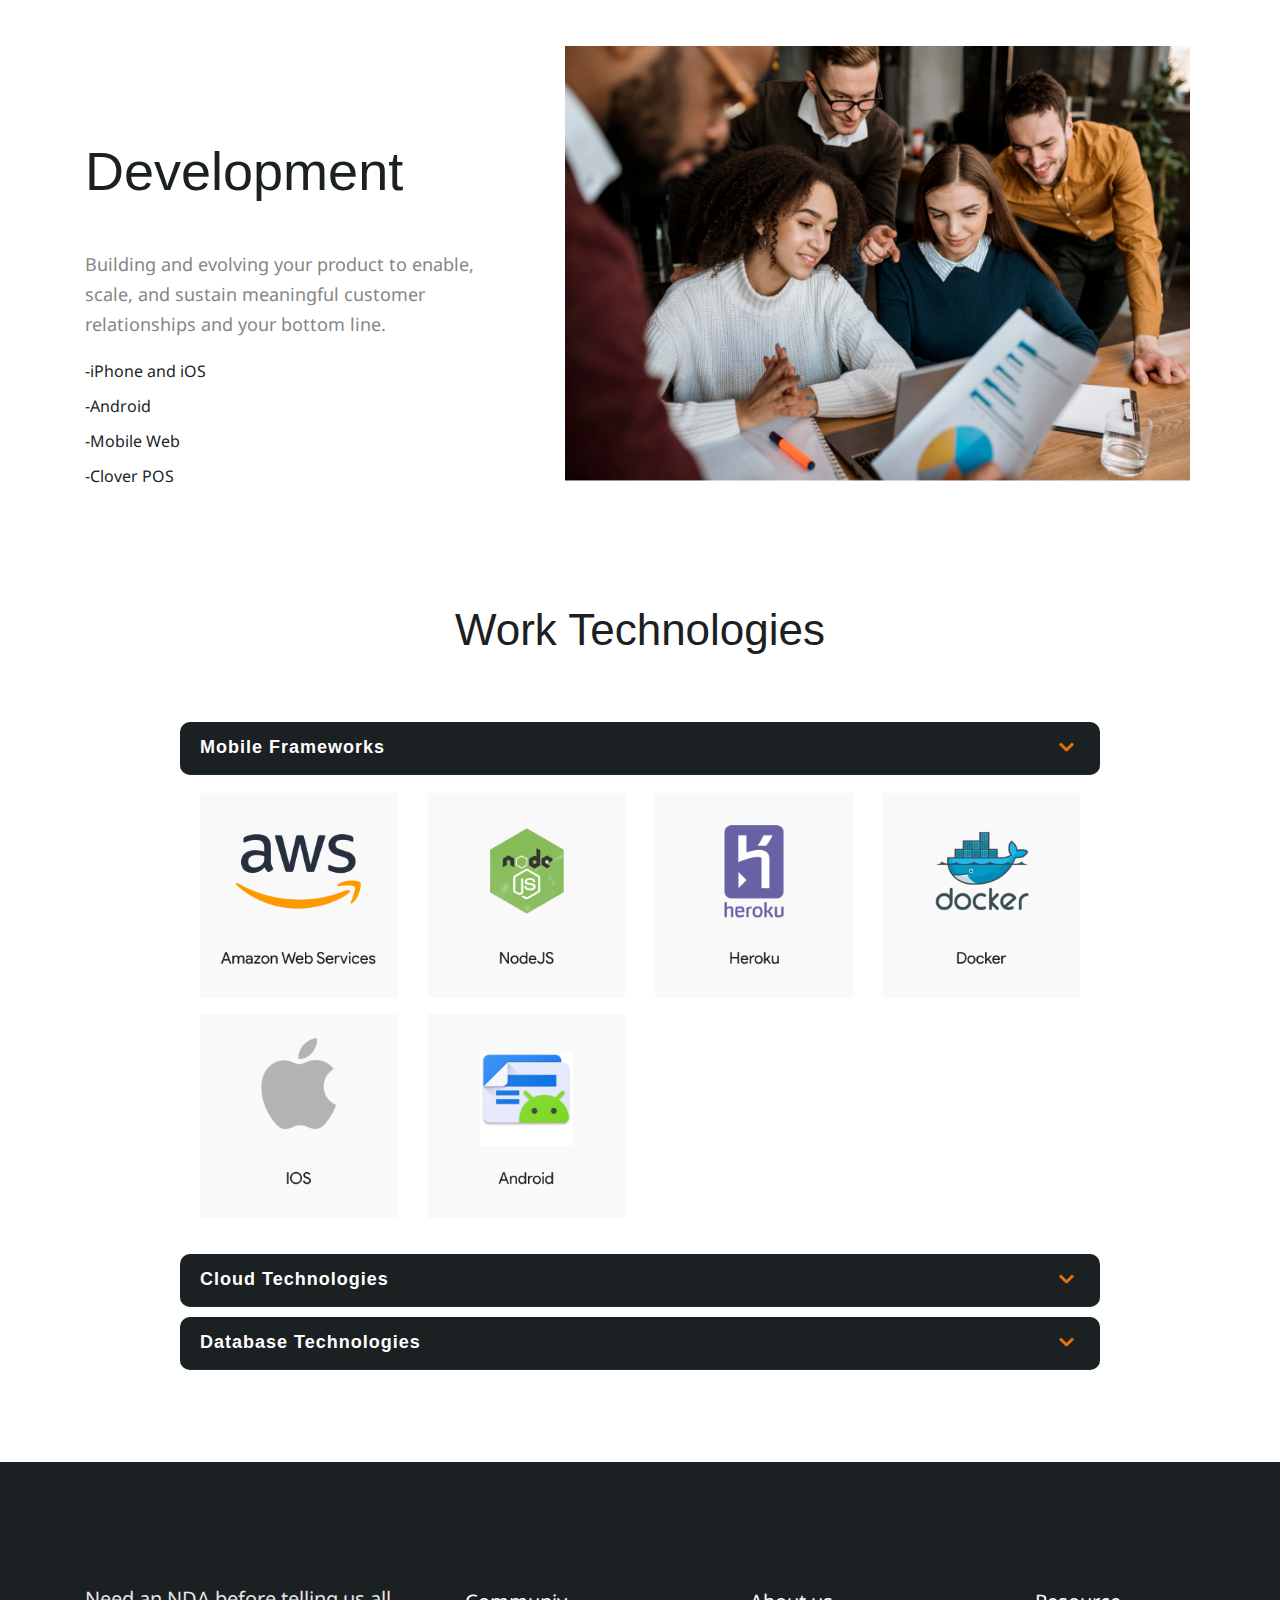
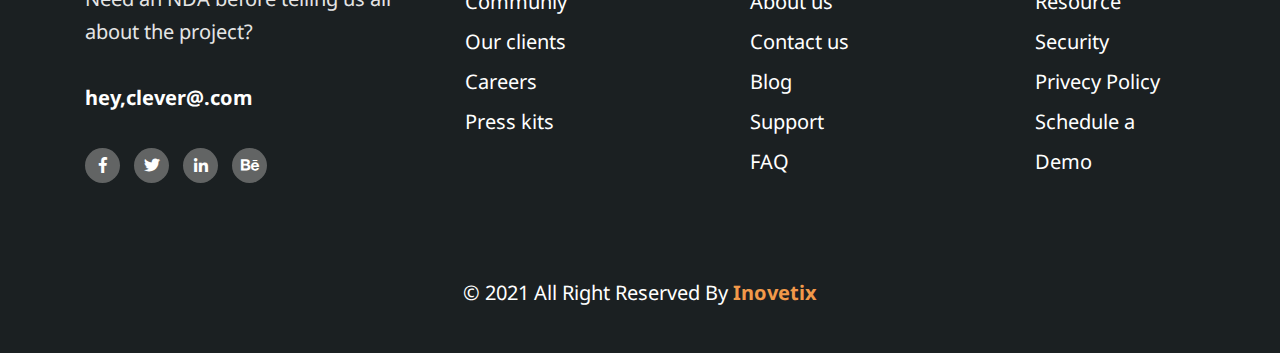
<file: service-details.html>
<!doctype html>
<html class="no-js" lang="">
<head>
    <meta charset="utf-8">
    <meta http-equiv="x-ua-compatible" content="ie=edge">
    <title>Inovetix</title>
    <meta name="description" content="">
    <meta name="viewport" content="width=device-width, initial-scale=1">

    <link rel="manifest" href="site.webmanifest">
    <link rel="shortcut icon" type="image/x-icon" href="img/favicon.ico">
    <!-- Place favicon.ico in the root directory -->

    <!-- CSS here -->
    <link rel="stylesheet" href="css/bootstrap.min.css">
    <link rel="stylesheet" href="css/owl.carousel.min.css">
    <link rel="stylesheet" href="css/animate.min.css">
    <link rel="stylesheet" href="https://unpkg.com/aos@2.3.1/dist/aos.css"/>
    <link rel="stylesheet" href="css/magnific-popup.css">
    <link rel="stylesheet" href="css/fontawesome-all.min.css">
    <link rel="stylesheet" href="css/meanmenu.css">
    <link rel="stylesheet" href="css/slick.css">
    <link rel="stylesheet" href="css/default.css">
    <link rel="stylesheet" href="css/style.css">
    <link rel="stylesheet" href="css/responsive.css">
</head>
<body>
<!--[if lte IE 9]>
<p class="browserupgrade">You are using an <strong>outdated</strong> browser. Please <a href="https://browsehappy.com/">upgrade
    your browser</a> to improve your experience and security.</p>
<![endif]-->


<!--Header Bg-->
<header>
    <div class="header-area common-header transparent-header pt-10 pb-10">
        <div class="container">
            <div class="row">
                <div class="col-lg-2 col-xl-2 d-flex align-items-center">
                    <div class="logo">
                        <a href="index.html"><img src="img/black-logo.png" alt=""></a>
                    </div>
                </div>
                <div class="col-lg-10 col-xl-10">
                    <!--<div class="header-btn f-right">-->
                    <!--<a href="" class="btn">Contact</a>-->
                    <!--</div>-->
                    <div class="main-menu">
                        <nav id="mobile-menu">
                            <ul>
                                <li><a href="index.html">Home</a></li>
                                <li><a href="case-study-details.html">Case Study</a></li>
                                <li><a href="">Blog</a></li>
                                <li><a href="about-us.html">About</a></li>
                                <li><a href="">Get a quote</a></li>
                                <li class="header-btn"><a href="contact-us.html">Contact</a></li>
                            </ul>
                        </nav>
                    </div>
                    <!-- mobile menu-->
                    <div class="mobile-menu"></div>
                </div>
            </div>
        </div>
    </div>
</header>

<!--Service area-->
<section class="service-section-one">
    <div class="container">
        <div class="row">
            <div class="col-lg-12 mb-5">
                <div class="heading-1">
                    <h1>Clever Servises</h1>
                    <p>We work side-by-side with ambitious companies, brands, and founders to make bolder choices and
                        uncover<br> transformative change with customer-centric and truly user-validated digital
                        products.</p>
                </div>
            </div>
            <div class="col-lg-5 col-md-12">
                <div class="about-content-one">
                    <h1>Strategy</h1>
                    <p>Partnering with you on transformation & growth opportunities to achieve your goals faster.</p>

                    <ul>
                        <li>Go-to-market strategy</li>
                        <li>Business model strategy</li>
                        <li>Sales, marketing & partnership strategy</li>
                        <li>Fundraising strategy</li>
                        <li>Hiring strategy</li>
                    </ul>
                </div>
            </div>
            <div class="col-lg-7 col-md-12">
                <div class="contact-img">
                    <img src="img/about-us-img-1.png" alt="">
                </div>
            </div>
        </div>
    </div>
</section>

<!----Design Area--->
<section class="who-we-are-area">
    <div class="container">

        <div class="row">
            <div class="col-lg-5 col-md-6 mt-sm-5 about-img">

                <img src="img/service-design.png" alt="">

            </div>
            <div class="col-lg-7 col-md-6">
                <div class="common-text-area margin-left">
                    <h2>Design</h2>
                    <p>Listening to your users to uncover opportunity and turn your target market into customers and
                        customers into fans</p>
                    <ul>
                        <li>-Development</li>
                        <li>-Logo & Brand Design</li>
                        <li>-User Experience (UX) Design</li>
                        <li>-User Interface (UI) Design</li>
                    </ul>
                </div>
            </div>


        </div>

    </div>
</section>

<!----Development Area--->
<section class="who-we-are-area">
    <div class="container">

        <div class="row">
            <div class="col-lg-5 col-md-6">
                <div class="common-text-area margin-right">
                    <h2>Development</h2>
                    <p>Building and evolving your product to enable, scale, and sustain meaningful customer
                        relationships and your bottom line.</p>
                    <ul>
                        <li>-iPhone and iOS</li>
                        <li>-Android</li>
                        <li>-Mobile Web</li>
                        <li>-Clover POS</li>
                    </ul>
                </div>
            </div>

            <div class="col-lg-7 col-md-6 mt-sm-5 about-img">

                <img src="img/about-us-img-1.png" alt="">

            </div>


        </div>

    </div>
</section>

<!----Our Team Area--->
<section class="our-team">
    <div class="container">
        <div class="row">
            <div class="col-lg-12">
                <div class="heading-1">
                    <h1>Work Technologies</h1>

                </div>
            </div>
        </div>
        <div class="row mt-5 collaborative-box">
            <div class="col-lg-10 col-md-10 m-auto">
                <div class="panel-group" id="accordion" role="tablist" aria-multiselectable="true">
                    <div class="panel panel-default">
                        <div class="panel-heading" role="tab" id="headingOne">
                            <h4 class="panel-title"><a role="button" data-toggle="collapse"
                                                                               data-parent="#accordion"
                                                                               href="#collapseOne" aria-expanded="true"
                                                                               aria-controls="collapseOne"
                                                                               >Mobile Frameworks</a>
                            </h4>
                        </div>
                        <div id="collapseOne" class="panel-collapse collapse show" role="tabpanel"
                             aria-labelledby="headingOne">
                            <div class="panel-body">
                                <div class="row">
                                    <div class="col-lg-3 col-md-3 mb-3">
                                        <div class="accordian-icon">
                                            <img src="img/technology-icon/amazone.png" alt="">
                                        </div>
                                    </div>
                                    <div class="col-lg-3 col-md-3 mb-3">
                                        <div class="accordian-icon">
                                            <img src="img/technology-icon/node-js.png" alt="">
                                        </div>
                                    </div>
                                    <div class="col-lg-3 col-md-3 mb-3">
                                        <div class="accordian-icon">
                                            <img src="img/technology-icon/heruku.png" alt="">
                                        </div>
                                    </div>
                                    <div class="col-lg-3 col-md-3 mb-3">
                                        <div class="accordian-icon">
                                            <img src="img/technology-icon/dockar.png" alt="">
                                        </div>
                                    </div>
                                    <div class="col-lg-3 col-md-3 mb-3">
                                        <div class="accordian-icon">
                                            <img src="img/technology-icon/ios.png" alt="">
                                        </div>
                                    </div>
                                    <div class="col-lg-3 col-md-3 mb-3">
                                        <div class="accordian-icon">
                                            <img src="img/technology-icon/android.png" alt="">
                                        </div>
                                    </div>
                                </div>
                            </div>
                        </div>
                    </div>
                    <div class="panel panel-default">
                        <div class="panel-heading" role="tab" id="headingTwo">
                            <h4 class="panel-title">
                                <a class="" role="button" data-toggle="collapse"
                                                           data-parent="#accordion" href="#collapseTwo"
                                                           aria-expanded="false" aria-controls="collapseTwo">
                                    Cloud Technologies
                                </a>
                            </h4>
                        </div>
                        <div id="collapseTwo" class="panel-collapse collapse" role="tabpanel"
                             aria-labelledby="headingTwo">
                                                    
                            <div class="panel-body">
                                <div class="row">
                                    <div class="col-lg-3 col-md-3 mb-3">
                                        <div class="accordian-icon">
                                            <img src="img/technology-icon/amazone.png" alt="">
                                        </div>
                                    </div>
                                    <div class="col-lg-3 col-md-3 mb-3">
                                        <div class="accordian-icon">
                                            <img src="img/technology-icon/node-js.png" alt="">
                                        </div>
                                    </div>
                                    <div class="col-lg-3 col-md-3 mb-3">
                                        <div class="accordian-icon">
                                            <img src="img/technology-icon/heruku.png" alt="">
                                        </div>
                                    </div>
                                    <div class="col-lg-3 col-md-3 mb-3">
                                        <div class="accordian-icon">
                                            <img src="img/technology-icon/dockar.png" alt="">
                                        </div>
                                    </div>
                                    <div class="col-lg-3 col-md-3 mb-3">
                                        <div class="accordian-icon">
                                            <img src="img/technology-icon/ios.png" alt="">
                                        </div>
                                    </div>
                                    <div class="col-lg-3 col-md-3 mb-3">
                                        <div class="accordian-icon">
                                            <img src="img/technology-icon/android.png" alt="">
                                        </div>
                                    </div>
                                </div>
                            </div>
                                                
                        </div>
                    </div>
                    <div class="panel panel-default">
                        <div class="panel-heading" role="tab" id="headingThree">
                            <h4 class="panel-title">
                                <a  role="button" data-toggle="collapse"
                                                           data-parent="#accordion" href="#collapseThree"
                                                           aria-expanded="false" aria-controls="collapseThree">Database Technologies
                                </a>
                            </h4>
                        </div>
                        <div id="collapseThree" class="panel-collapse collapse" role="tabpanel"
                             aria-labelledby="headingThree">
                            <div class="panel-body">
                                <div class="row">
                                    <div class="col-lg-3 col-md-3 mb-3">
                                        <div class="accordian-icon">
                                            <img src="img/technology-icon/amazone.png" alt="">
                                        </div>
                                    </div>
                                    <div class="col-lg-3 col-md-3 mb-3">
                                        <div class="accordian-icon">
                                            <img src="img/technology-icon/node-js.png" alt="">
                                        </div>
                                    </div>
                                    <div class="col-lg-3 col-md-3 mb-3">
                                        <div class="accordian-icon">
                                            <img src="img/technology-icon/heruku.png" alt="">
                                        </div>
                                    </div>
                                    <div class="col-lg-3 col-md-3 mb-3">
                                        <div class="accordian-icon">
                                            <img src="img/technology-icon/dockar.png" alt="">
                                        </div>
                                    </div>
                                    <div class="col-lg-3 col-md-3 mb-3">
                                        <div class="accordian-icon">
                                            <img src="img/technology-icon/ios.png" alt="">
                                        </div>
                                    </div>
                                    <div class="col-lg-3 col-md-3 mb-3">
                                        <div class="accordian-icon">
                                            <img src="img/technology-icon/android.png" alt="">
                                        </div>
                                    </div>
                                </div>
                            </div>
                        </div>
                                  
                    </div>
                </div>
            </div>
        </div>

    </div>
</section>


<!----Footer Area--->
<footer class="footer-area">
    <!-- footer bottom -->
    <div class="footer-top">
        <div class="container">
            <div class="row">
                <div class="col-xl-4 col-lg-4 col-md-4 col-sm-6 margin-bottom-r">
                    <!-- about-company widget -->
                    <div class="single-widget">

                        <div class="about-company">
                            <p>Need an NDA before telling us all<br> about the project?</p>
                            <a href="" class="email">hey,clever@.com</a>
                            <!-- social icon-->
                            <ul class="social">
                                <li><a class="footer-socials" href="#"><i class="fab fa-facebook-f"></i></a></li>
                                <li><a class="footer-socials" href="#"><i class="fab fa-twitter"></i></a></li>
                                <li><a class="footer-socials" href="#"><i class="fab fa-linkedin-in"></i></a></li>
                                <li><a class="footer-socials" href="#"><i class="fab fa-behance"></i></a></li>
                            </ul>
                        </div>
                    </div>
                </div>
                <div class="col-xl-3 col-lg-2 col-md-2 col-sm-6 margin-bottom-r margin-top-small">
                    <!-- links widget -->
                    <div class="single-widget">
                        <div class="quick-links">
                            <ul>
                                <li><a href="#">Communiy</a></li>
                                <li><a href="#">Our clients</a></li>
                                <li><a href="#">Careers</a></li>
                                <li><a href="#">Press kits</a></li>
                            </ul>
                        </div>
                    </div>
                </div>
                <div class="col-xl-3 col-lg-3 col-md-3 col-sm-6 margin-bottom-r margin-top-small">
                    <!-- address widget -->
                    <div class="single-widget">
                        <!--<h2>Quick Links</h2>-->
                        <div class="quick-links">
                            <ul>
                                <li><a href="#">About us</a></li>
                                <li><a href="#">Contact us</a></li>
                                <li><a href="#">Blog</a></li>
                                <li><a href="#">Support</a></li>
                                <li><a href="#">FAQ</a></li>
                            </ul>
                        </div>
                    </div>
                </div>
                <div class="col-xl-2 col-lg-3 col-md-3 col-sm-6 margin-top-small">
                    <!-- newsletter widget -->
                    <div class="single-widget">
                        <div class="quick-links">
                            <ul>
                                <li><a href="#">Resource</a></li>
                                <li><a href="#">Security</a></li>
                                <li><a href="#">Privecy Policy</a></li>
                                <li><a href="#">Schedule a</a></li>
                                <li><a href="#">Demo</a></li>
                            </ul>
                        </div>
                    </div>
                </div>
            </div>
        </div>
    </div>
    <!-- footer bottom -->
    <div class="footer-bottom">
        <div class="container">
            <div class="row">
                <div class="col-xl-12">
                    <!-- Copyright -->
                    <div class="copyright">
                        <p>© 2021 All Right Reserved By <a href="#">Inovetix</a></p>
                    </div>
                </div>
            </div>
        </div>
    </div>
</footer>

<!-- JS here -->
<script src="js/vendor/modernizr-3.5.0.min.js"></script>
<script src="js/vendor/jquery-1.12.4.min.js"></script>
<script src="js/popper.min.js"></script>
<script src="js/bootstrap.min.js"></script>
<script src="js/owl.carousel.min.js"></script>
<script src="js/isotope.pkgd.min.js"></script>
<script src="js/one-page-nav-min.js"></script>
<script src="js/slick.min.js"></script>
<script src="js/jquery.meanmenu.min.js"></script>
<script src="js/ajax-form.js"></script>
<script src="js/wow.min.js"></script>
<script src="https://unpkg.com/aos@2.3.1/dist/aos.js"></script>
<script src="js/jquery.scrollUp.min.js"></script>
<script src="js/imagesloaded.pkgd.min.js"></script>
<script src="js/jquery.magnific-popup.min.js"></script>
<script src="js/plugins.js"></script>
<script src="js/main.js"></script>
</body>
</html>
</file>
<file: css/default.css>
/* Deafult Margin & Padding */
/*-- Margin Top --*/
.mt-5 {
	margin-top: 5px;
}
.mt-10 {
	margin-top: 10px;
}
.mt-15 {
	margin-top: 15px;
}
.mt-20 {
	margin-top: 20px;
}
.mt-25 {
	margin-top: 25px;
}
.mt-30 {
	margin-top: 30px;
}
.mt-35 {
	margin-top: 35px;
}
.mt-40 {
	margin-top: 40px;
}
.mt-45 {
	margin-top: 45px;
}
.mt-50 {
	margin-top: 50px;
}
.mt-55 {
	margin-top: 55px;
}
.mt-60 {
	margin-top: 60px;
}
.mt-65 {
	margin-top: 65px;
}
.mt-70 {
	margin-top: 70px;
}
.mt-75 {
	margin-top: 75px;
}
.mt-80 {
	margin-top: 80px;
}
.mt-85 {
	margin-top: 85px;
}
.mt-90 {
	margin-top: 90px;
}
.mt-95 {
	margin-top: 95px;
}
.mt-100 {
	margin-top: 100px;
}
.mt-105 {
	margin-top: 105px;
}
.mt-110 {
	margin-top: 110px;
}
.mt-115 {
	margin-top: 115px;
}
.mt-120 {
	margin-top: 120px;
}
.mt-125 {
	margin-top: 125px;
}
.mt-130 {
	margin-top: 130px;
}
.mt-135 {
	margin-top: 135px;
}
.mt-140 {
	margin-top: 140px;
}
.mt-145 {
	margin-top: 145px;
}
.mt-150 {
	margin-top: 150px;
}
.mt-155 {
	margin-top: 155px;
}
.mt-160 {
	margin-top: 160px;
}
.mt-165 {
	margin-top: 165px;
}
.mt-170 {
	margin-top: 170px;
}
.mt-175 {
	margin-top: 175px;
}
.mt-180 {
	margin-top: 180px;
}
.mt-185 {
	margin-top: 185px;
}
.mt-190 {
	margin-top: 190px;
}
.mt-195 {
	margin-top: 195px;
}
.mt-200 {
	margin-top: 200px;
}
/*-- Margin Bottom --*/

.mb-5 {
	margin-bottom: 5px;
}
.mb-10 {
	margin-bottom: 10px;
}
.mb-15 {
	margin-bottom: 15px;
}
.mb-20 {
	margin-bottom: 20px;
}
.mb-25 {
	margin-bottom: 25px;
}
.mb-30 {
	margin-bottom: 30px;
}
.mb-35 {
	margin-bottom: 35px;
}
.mb-40 {
	margin-bottom: 40px;
}
.mb-45 {
	margin-bottom: 45px;
}
.mb-50 {
	margin-bottom: 50px;
}
.mb-55 {
	margin-bottom: 55px;
}
.mb-60 {
	margin-bottom: 60px;
}
.mb-65 {
	margin-bottom: 65px;
}
.mb-70 {
	margin-bottom: 70px;
}
.mb-75 {
	margin-bottom: 75px;
}
.mb-80 {
	margin-bottom: 80px;
}
.mb-85 {
	margin-bottom: 85px;
}
.mb-90 {
	margin-bottom: 90px;
}
.mb-95 {
	margin-bottom: 95px;
}
.mb-100 {
	margin-bottom: 100px;
}
.mb-105 {
	margin-bottom: 105px;
}
.mb-110 {
	margin-bottom: 110px;
}
.mb-115 {
	margin-bottom: 115px;
}
.mb-120 {
	margin-bottom: 120px;
}
.mb-125 {
	margin-bottom: 125px;
}
.mb-130 {
	margin-bottom: 130px;
}
.mb-135 {
	margin-bottom: 135px;
}
.mb-140 {
	margin-bottom: 140px;
}
.mb-145 {
	margin-bottom: 145px;
}
.mb-150 {
	margin-bottom: 150px;
}
.mb-155 {
	margin-bottom: 155px;
}
.mb-160 {
	margin-bottom: 160px;
}
.mb-165 {
	margin-bottom: 165px;
}
.mb-170 {
	margin-bottom: 170px;
}
.mb-175 {
	margin-bottom: 175px;
}
.mb-180 {
	margin-bottom: 180px;
}
.mb-185 {
	margin-bottom: 185px;
}
.mb-190 {
	margin-bottom: 190px;
}
.mb-195 {
	margin-bottom: 195px;
}
.mb-200 {
	margin-bottom: 200px;
}
/*-- Padding Top --*/

.pt-5 {
	padding-top: 5px;
}
.pt-10 {
	padding-top: 10px;
}
.pt-15 {
	padding-top: 15px;
}
.pt-20 {
	padding-top: 20px;
}
.pt-25 {
	padding-top: 25px;
}
.pt-30 {
	padding-top: 30px;
}
.pt-35 {
	padding-top: 35px;
}
.pt-40 {
	padding-top: 40px;
}
.pt-45 {
	padding-top: 45px;
}
.pt-50 {
	padding-top: 50px;
}
.pt-55 {
	padding-top: 55px;
}
.pt-60 {
	padding-top: 60px;
}
.pt-65 {
	padding-top: 65px;
}
.pt-70 {
	padding-top: 70px;
}
.pt-75 {
	padding-top: 75px;
}
.pt-80 {
	padding-top: 80px;
}
.pt-85 {
	padding-top: 85px;
}
.pt-90 {
	padding-top: 90px;
}
.pt-95 {
	padding-top: 95px;
}
.pt-100 {
	padding-top: 100px;
}
.pt-105 {
	padding-top: 105px;
}
.pt-110 {
	padding-top: 110px;
}
.pt-115 {
	padding-top: 115px;
}
.pt-120 {
	padding-top: 120px;
}
.pt-125 {
	padding-top: 125px;
}
.pt-130 {
	padding-top: 130px;
}
.pt-135 {
	padding-top: 135px;
}
.pt-140 {
	padding-top: 140px;
}
.pt-145 {
	padding-top: 145px;
}
.pt-150 {
	padding-top: 150px;
}
.pt-155 {
	padding-top: 155px;
}
.pt-160 {
	padding-top: 160px;
}
.pt-165 {
	padding-top: 165px;
}
.pt-170 {
	padding-top: 170px;
}
.pt-175 {
	padding-top: 175px;
}
.pt-180 {
	padding-top: 180px;
}
.pt-185 {
	padding-top: 185px;
}
.pt-190 {
	padding-top: 190px;
}
.pt-195 {
	padding-top: 195px;
}
.pt-200 {
	padding-top: 200px;
}
/*-- Padding Bottom --*/

.pb-5 {
	padding-bottom: 5px;
}
.pb-10 {
	padding-bottom: 10px;
}
.pb-15 {
	padding-bottom: 15px;
}
.pb-20 {
	padding-bottom: 20px;
}
.pb-25 {
	padding-bottom: 25px;
}
.pb-30 {
	padding-bottom: 30px;
}
.pb-35 {
	padding-bottom: 35px;
}
.pb-40 {
	padding-bottom: 40px;
}
.pb-45 {
	padding-bottom: 45px;
}
.pb-50 {
	padding-bottom: 50px;
}
.pb-55 {
	padding-bottom: 55px;
}
.pb-60 {
	padding-bottom: 60px;
}
.pb-65 {
	padding-bottom: 65px;
}
.pb-70 {
	padding-bottom: 70px;
}
.pb-75 {
	padding-bottom: 75px;
}
.pb-80 {
	padding-bottom: 80px;
}
.pb-85 {
	padding-bottom: 85px;
}
.pb-90 {
	padding-bottom: 90px;
}
.pb-95 {
	padding-bottom: 95px;
}
.pb-100 {
	padding-bottom: 100px;
}
.pb-105 {
	padding-bottom: 105px;
}
.pb-110 {
	padding-bottom: 110px;
}
.pb-115 {
	padding-bottom: 115px;
}
.pb-120 {
	padding-bottom: 120px;
}
.pb-125 {
	padding-bottom: 125px;
}
.pb-130 {
	padding-bottom: 130px;
}
.pb-135 {
	padding-bottom: 135px;
}
.pb-140 {
	padding-bottom: 140px;
}
.pb-145 {
	padding-bottom: 145px;
}
.pb-150 {
	padding-bottom: 150px;
}
.pb-155 {
	padding-bottom: 155px;
}
.pb-160 {
	padding-bottom: 160px;
}
.pb-165 {
	padding-bottom: 165px;
}
.pb-170 {
	padding-bottom: 170px;
}
.pb-175 {
	padding-bottom: 175px;
}
.pb-180 {
	padding-bottom: 180px;
}
.pb-185 {
	padding-bottom: 185px;
}
.pb-190 {
	padding-bottom: 190px;
}
.pb-195 {
	padding-bottom: 195px;
}
.pb-200 {
	padding-bottom: 200px;
}



/*-- Padding Left --*/
.pl-0 {
	padding-left: 0px;
}
.pl-5 {
	padding-left: 5px;
}
.pl-10 {
	padding-left: 10px;
}
.pl-15 {
	padding-left: 15px;
}
.pl-20{
	padding-left: 20px;
}
.pl-25 {
	padding-left: 35px;
}
.pl-30 {
	padding-left: 30px;
}
.pl-35 {
	padding-left: 35px;
}

.pl-35 {
	padding-left: 35px;
}

.pl-40 {
	padding-left: 40px;
}

.pl-45 {
	padding-left: 45px;
}

.pl-50 {
	padding-left: 50px;
}

.pl-55 {
	padding-left: 55px;
}

.pl-60 {
	padding-left: 60px;
}
.pl-65 {
	padding-left: 65px;
}
.pl-70 {
	padding-left: 70px;
}
.pl-75 {
	padding-left: 75px;
}
.pl-80 {
	padding-left: 80px;
}
.pl-85 {
	padding-left: 80px;
}
.pl-90 {
	padding-left: 90px;
}
.pl-95 {
	padding-left: 95px;
}
.pl-100 {
	padding-left: 100px;
}


/*-- Padding Right --*/
.pr-0 {
	padding-right: 0px;
}
.pr-5 {
	padding-right: 5px;
}
.pr-10 {
	padding-right: 10px;
}
.pr-15 {
	padding-right: 15px;
}
.pr-20{
	padding-right: 20px;
}
.pr-25 {
	padding-right: 35px;
}
.pr-30 {
	padding-right: 30px;
}
.pr-35 {
	padding-right: 35px;
}

.pr-35 {
	padding-right: 35px;
}

.pr-40 {
	padding-right: 40px;
}

.pr-45 {
	padding-right: 45px;
}

.pr-50 {
	padding-right: 50px;
}

.pr-55 {
	padding-right: 55px;
}

.pr-60 {
	padding-right: 60px;
}
.pr-65 {
	padding-right: 65px;
}
.pr-70 {
	padding-right: 70px;
}
.pr-75 {
	padding-right: 75px;
}
.pr-80 {
	padding-right: 80px;
}
.pr-85 {
	padding-right: 80px;
}
.pr-90 {
	padding-right: 90px;
}
.pr-95 {
	padding-right: 95px;
}
.pr-100 {
	padding-right: 100px;
}

/* font weight */
.f-700{font-weight: 700;}
.f-600{font-weight: 600;}
.f-500{font-weight: 500;}
.f-400{font-weight: 400;}
.f-300{font-weight: 300;}

/* Background Color */

.gray-bg {
	background: #f7f7fd;
}
.white-bg {
	background: #fff;
}
.black-bg {
	background: #222;
}
.theme-bg {
	background: #222;
}
.primary-bg {
	background: #222;
}
/* Color */

.white-color {
	color: #fff;
}
.black-color {
	color: #222;
}
.theme-color {
	color: #222;
}
.primary-color {
	color: #222;
}
/* black overlay */

[data-overlay] {
	position: relative;
}
[data-overlay]::before {
	background: #000 none repeat scroll 0 0;
	content: "";
	height: 100%;
	left: 0;
	position: absolute;
	top: 0;
	width: 100%;
	z-index: 1;
}
[data-overlay="3"]::before {
	opacity: 0.3;
}
[data-overlay="4"]::before {
	opacity: 0.4;
}
[data-overlay="5"]::before {
	opacity: 0.5;
}
[data-overlay="6"]::before {
	opacity: 0.6;
}
[data-overlay="7"]::before {
	opacity: 0.7;
}
[data-overlay="8"]::before {
	opacity: 0.8;
}
[data-overlay="9"]::before {
	opacity: 0.9;
}
</file>
<file: css/style.css>
/*
  Theme Name: Name - Multipurpose HTML Template
  Author: csemsaum@gmail.com
  Support: csemsaum@gmail.com
  Description: Creative  HTML5 template.
  Version: 1.0
*/

/* CSS Index
-----------------------------------
1. Theme default css
2. header
3. Banner
4. about-area
5. features-box
6. department
7. team
8. video-area
9. counter
10. footer
*/



/* 1. Theme default css */
/*@import url('https://fonts.googleapis.com/css?family=Open+Sans:300,400,600,700|Poppins:300,400,500,600,700');
@import url('https://fonts.googleapis.com/css2?family=Roboto:wght@300;400;500&display=swap');*/

@import url('https://fonts.googleapis.com/css2?family=Noto+Sans:wght@400;700&display=swap');
 body {
	/*font-family: 'Poppins', sans-serif;*/
	font-family: 'Noto Sans', sans-serif;
	font-weight: normal;
	font-style: normal;
}
.img {
	max-width: 100%;
	transition: all 0.3s ease-out 0s;
}
.f-left {
	float: left
}
.f-right {
	float: right
}
.fix {
	overflow: hidden
}
a,
.button {
	-webkit-transition: all 0.3s ease-out 0s;
	-moz-transition: all 0.3s ease-out 0s;
	-ms-transition: all 0.3s ease-out 0s;
	-o-transition: all 0.3s ease-out 0s;
	transition: all 0.3s ease-out 0s;
}
a:focus,
.button:focus {
	text-decoration: none;
	outline: none;
}
a:focus,
a:hover,
.portfolio-cat a:hover,
.footer -menu li a:hover {
	color: #2B96CC;
	text-decoration: none;
}
a,
button {
	color: #1696e7;
	outline: medium none;
}
button:focus,input:focus,input:focus,textarea,textarea:focus{outline: 0}
.uppercase {
	text-transform: uppercase;
}
.capitalize {
	text-transform: capitalize;
}
h1,
h2,
h3,
h4,
h5,
h6 {
	font-family: 'Poppins', sans-serif;
	font-weight: normal;
	color: #313131;
	margin-top: 0px;
	font-style: normal;
	font-weight: 400;
}
h1 a,
h2 a,
h3 a,
h4 a,
h5 a,
h6 a {
	color: inherit;
}
h1 {
	font-size: 40px;
	font-weight: 500;
}
h2 {
	font-size: 35px;
}
h3 {
	font-size: 28px;
}
h4 {
	font-size: 22px;
}
h5 {
	font-size: 18px;
}
h6 {
	font-size: 16px;
}
ul {
	margin: 0px;
	padding: 0px;
}
li {
	list-style: none;
	line-height: 35px;
}
p {
	font-style: normal;
	font-weight: normal;
	font-size: 18px;
	line-height: 30px;
	color: #868686;
	margin-bottom: 15px;
}
hr {
	border-bottom: 1px solid #eceff8;
	border-top: 0 none;
	margin: 30px 0;
	padding: 0;
}
label {
	color: #7e7e7e;
	cursor: pointer;
	font-size: 14px;
	font-weight: 400;
}
.input {
	width: 100%;
	padding: 10px;
	background: transparent;
	border: none;
	outline: none;
}
:focus {
	outline: -webkit-focus-ring-color auto 0px;
}
.label-txt {
	position: absolute;
	top: -1.6em;
	padding: 10px;
	letter-spacing: 1px;
	transition: ease .3s;
	font-style: normal;
	font-weight: normal;
	font-size: 16px;
	line-height: 30px;
	text-transform: capitalize;
	color: #868686;
}
*::-moz-selection {
	background: #d6b161;
	color: #fff;
	text-shadow: none;
}
::-moz-selection {
	background: #444;
	color: #fff;
	text-shadow: none;
}
::selection {
	background: #444;
	color: #fff;
	text-shadow: none;
}
*::-moz-placeholder {
	color: #555555;
	font-size: 14px;
	opacity: 1;
}
*::placeholder {
	color: #555555;
	font-size: 14px;
	opacity: 1;
}
.theme-overlay {
	position: relative
}
.theme-overlay::before {
	background: #1696e7 none repeat scroll 0 0;
	content: "";
	height: 100%;
	left: 0;
	opacity: 0.6;
	position: absolute;
	top: 0;
	width: 100%;
}
.separator {
	border-top: 1px solid #f2f2f2
}
.common-text-area h2{
	font-style: normal;
	font-weight: normal;
	font-size: 54px;
	line-height: 56px;
	color: #1B2022;
	margin: 50px 0;
}
.common-text-area h3{
	font-style: normal;
	font-weight: normal;
	font-size: 36px;
	line-height: 45px;
	color: #1B2022;
	margin-top: 50%;
}
/* button style */

.btn {
	-moz-user-select: none;
	background: #1696e7 none repeat scroll 0 0;
	border: medium none;
	border-radius: 2px;
	color: #fff;
	cursor: pointer;
	display: inline-block;
	font-size: 13px;
	font-weight: 600;
	letter-spacing: 1px;
	line-height: 1;
	margin-bottom: 0;
	padding: 13px 25px;
	text-align: center;
	text-transform: uppercase;
	touch-action: manipulation;
	transition: all 0.3s ease 0s;
	vertical-align: middle;
	white-space: nowrap;
}
.breadcrumb > .active {
	color: #888;
}
.owl-carousel .owl-nav div {
	background: rgba(255, 255, 255, 0.8) none repeat scroll 0 0;
	height: 40px;
	left: 20px;
	line-height: 40px;
	opacity: 0;
	position: absolute;
	text-align: center;
	top: 50%;
	transform: translateY(-50%);
	transition: all 0.3s ease 0s;
	visibility: hidden;
	width: 40px;
}
.owl-carousel .owl-nav div.owl-next {
	left: auto;
	right: 20px;
}
.owl-carousel:hover .owl-nav div {
	opacity: 1;
	visibility: visible;
}
.owl-carousel .owl-nav div:hover {
	background: #2B96CC;
	color: #fff
}

/* scrollUp */
#scrollUp {
	background: #de994a;
	height: 35px;
	width: 35px;
	right: 50px;
	bottom: 77px;
	color: #fff;
	font-size: 20px;
	text-align: center;
	border-radius: 50%;
	font-size: 20px;
	line-height: 34px;
}
#scrollUp:hover {
	background: #444;
}

/*------------2.Header---------*/
.header-bg{
	background-image: url('../img/banner-bg.png');
	background-position: center center;
	background-size: cover;
	height: 806px;
	width: 100%
}
.transparent-header{
	position: absolute;
	left: 0;
	right: 0;
	z-index: 1;
}


/*==============  mainmenu > .menuabr =================*/
.main-menu{ margin-left: 85px;}

.main-menu ul li {
    display: inline-block;
    margin-left: 25px;
    position: relative
}

.main-menu ul li a {
    color: #fff;
    display: inline-block;
    text-transform: capitalize;
    font-size: 18px;
    padding: 15px 0;
    font-style: normal;
    line-height: 20px;
    position: relative;
    font-weight: normal;
}


.common-header .main-menu ul li a {color: #1B2022}
.main-menu ul li a.current:before {
    position: absolute;
    content: "";
    width: 100%;
    height: 3px;
    background-color: #fff;
    top: 85%;
    left: 0;

}

.main-menu ul li a:before {
    position: absolute;
    content: "";
    width: 0%;
    height: 3px;
    background-color: #fff;
    top: 85%;
    left: 0;
    -webkit-transition: .5s;
    -o-transition: .5s;
    transition: .5s
}

.main-menu ul li a:hover:before {
    width: 100%
}
.main-menu ul li:last-child a:hover:before {
	width: 0%
}
.main-menu ul li:last-child a{
	background: #FFFFFF;
	box-shadow: 0px 14px 24px rgb(255 152 31 / 30%);
	border-radius: 100px;
	padding: 13px 35px;
	font-style: normal;
	font-weight: normal;
	font-size: 15px;
	line-height: 22px;
	color: #F2994A;
	margin-top: 15px;
	margin-left: 70px;
}
.common-header .main-menu ul li:last-child a{
	background: #F2994A;

	border-radius: 100px;
	padding: 13px 35px;
	font-style: normal;
	font-weight: normal;
	font-size: 15px;
	line-height: 22px;
	color: #fff;
	margin-top: 15px;
	margin-left: 70px;
}
.common-btn{
	background: #FFFFFF;
	box-shadow: 0px 14px 24px rgb(255 152 31 / 30%);
	border-radius: 100px;
	padding: 13px 35px;
	font-style: normal;
	font-weight: normal;
	font-size: 15px;
	line-height: 22px;
	color: #F2994A !important;
	cursor: pointer;
}
.common-btn-2{
	background: #F2994A;
	box-shadow: 0px 14px 24px rgb(255 152 31 / 30%);
	border-radius: 100px;
	padding: 13px 35px;
	font-style: normal;
	font-weight: normal;
	font-size: 15px;
	line-height: 22px;
	color: #fff !important;
	cursor: pointer;
}
/*----------3. Banner-----*/

.banner-content {
	padding-top: 200px;
}
.banner-content h1{
	font-style: normal;
	font-weight: 600;
	font-size: 44px;
	line-height: 56px;
	color: #FFFFFF;
}
.banner-content p{
	font-style: normal;
	font-weight: normal;
	font-size: 20px;
	line-height: 85px;
	color: #FFFFFF;
}
.banner-img span img {
	position: absolute;
	top: 151px;
	right: 88px;
	z-index: 0;
	width: 51%;
}
.banner-img img.phone {
	/*width: 60%;*/
	display: block;
	padding-top: 145px;
	z-index: 0;
	position: absolute;
}

/*---------Custom animation-------*/

.animated {
	-webkit-animation-duration: 2s;
	animation-duration: 2s;
	-webkit-animation-fill-mode: both;
	animation-fill-mode: both;
	-webkit-animation-timing-function: linear;
	animation-timing-function: linear;
	animation-iteration-count: infinite;
	-webkit-animation-iteration-count: infinite;
}

@-webkit-keyframes bounce {
	0%, 20%, 40%, 60%, 80%, 100% {-webkit-transform: translateY(0);}
	50% {-webkit-transform: translateY(-15px);}
}

@keyframes bounce {
	0%, 20%, 40%, 60%, 80%, 100% {transform: translateY(0);}
	50% {transform: translateY(-15px);}
}

.bounce {
	-webkit-animation-name: bounce;
	animation-name: bounce;
}

/*---------Case study----*/
.case-study{
    padding: 125px 0 80px 0;
}
.heading-1 h1{
    font-style: normal;
    font-weight: normal;
    font-size: 44px;
    line-height: 72px;
    text-align: center;
    color: #1B2022;
}
.heading-1 p{
    font-style: normal;
    font-weight: 300;
    font-size: 18px;
    line-height: 30px;
    text-align: center;
    color: #868686;
}
/*--inovetix slider---*/
.dot-list{
	padding-top: 20px;
}
.single-project {
	position: relative;
	overflow: hidden;
}

.single-project img {
	-webkit-transition: 1s;
	-o-transition: 1s;
	transition: 1s
}

.single-project:hover img {
	-webkit-transform: scale(1.1);
	-ms-transform: scale(1.1);
	transform: scale(1.1)
}

.portfolio-text {
	position: absolute;
	left: 0;
	top: 0;
	background-color: rgba(107, 111, 255, 0.2);
	height: 100%;
	width: 100%;
	text-align: center;
	padding-top: 10%;
	-webkit-transition: .5s;
	-o-transition: .5s;
	transition: .5s;
}
.portfolio-text img{
	width: 75px !important;
	margin: auto 18px;
	padding-bottom: 40px;
}
.single-project:hover .portfolio-text {
	background-color: rgba(107, 111, 255, 0.5);
}

.portfolio-text h5 {
	color: #fff;
	font-size: 25px;
	margin-left: 20px;
	-webkit-transition: .7s;
	-o-transition: .7s;
	transition: .7s;
	text-transform: capitalize;
	font-weight: 700;
	text-align: left;
}
.portfolio-text p {
	color: #fff;
	font-size: 16px;
	margin-left: 16px;
	-webkit-transition: .7s;
	-o-transition: .7s;
	transition: .7s;
	font-weight: 300;
	text-align: left;
}

.portfolio-text a {
	text-decoration: none;
	color: #ffffff;
	text-transform: capitalize;
	display: inline-block;
	-webkit-transition: .7s;
	-o-transition: .7s;
	transition: .7s;
	font-size: 15px;
	font-weight: 300;
	text-align: left;
	margin-top: 20px;
	margin-left: 20px;
	float: left;
	position: relative;
}
.portfolio-text a::before {
	position: absolute;
	content: "";
	width: 18%;
	height: 1px;
	background-color: #fff;
	left: 0;
	-webkit-transition: .5s;
	-o-transition: .5s;
	transition: .5s;
	bottom: -10px;
}
.owl-carousel .owl-dot.active {
	background-color: #F2994A !important;
	height: 13px;
	width: 13px;
	border-radius: 100%;
}

.owl-carousel .owl-dot {
	background-color: #C4C4C4 !important;
	display: inline-block;
	height: 12px;
	margin: 0 8px;
	width: 12px;
	border-radius: 100%;
}

.owl-carousel .owl-dots {
	text-align: center;
	margin-top: 20px;
}
/*-------------collaborative scientific---------*/

.collaborative-scientific{
	padding: 40px 0 80px 0;
}
.box-1{
	padding: 35px 14px;
}
.box-1 img{margin-bottom: 30px}
.box-1 h1{
	font-style: normal;
	font-weight: normal;
	font-size: 29px;
	line-height: 36px;
	color: #1B2022;
	margin-bottom: 20px;
}
.box-1.active{
	background: #FBFCFF;
	border: 1px solid #FFCCB6;
	box-sizing: border-box;
	box-shadow: 0px 24px 24px rgba(220, 220, 220, 0.25);
}
.box-1 p{
	font-style: normal;
	font-weight: 300;
	font-size: 18px;
	line-height: 30px;
	color: #868686;
}

/*-------------Brand Logo Area-----------*/
.brand-logo{
	padding: 40px 0 80px 0;
}
.box-2 img {
	width: 100%;
	cursor: pointer;
	transition: all 0.5s;
	-webkit-transition: all 0.5s;
	-moz-transition: all 0.5s;
}
.box-2 img {
	filter: grayscale(100%);
	-webkit-filter: grayscale(100%);
	-moz-filter: grayscale(100%);
}
.box-2 img:hover {
	filter: grayscale(0%);
	-webkit-filter: grayscale(0%);
	-moz-filter: grayscale(0%);
	transform: scale(1.1);
	-webkit-transform: scale(1.1);
	-moz-transform: scale(1.1);
}
/*-------------Blog List Area-----------*/
.blog-area{
	padding: 40px 0 80px 0;
}
.box-3 img{width: 100%;;margin-bottom: 10px;cursor: pointer}
.box-3 h1{
	font-style: normal;
	font-weight: normal;
	font-size: 20px;
	line-height: 33px;
	color: #000000;
	cursor: pointer;
}

/*------- Contact Us area -------------*/
.contact-area{
	padding: 200px 0 80px 0;
}
.contact-img{position: relative}
.contact-img img{width: 100%}
.contact-img span img{
	width: 180px;
	position: absolute;
	right: -60px;
	top: -60px;
}
.contact-top-m{margin-top: 118px;}

.contact-form h1{
	font-style: normal;
	font-weight: normal;
	font-size: 48px;
	line-height: 60px;
	color: #000000;
}
.contact-page{
	padding: 100px 0;
}
.contact-info img{width: 100%}
.cont-text{padding:130px 0px 70px;text-align: center}
.cont-para p{
	padding: 10px 30px;
	font-style: normal;
	font-weight: normal;
	font-size: 16px;
	line-height: 30px;
	color: #868686;
}
.cont-text h1{
	font-style: normal;
	font-weight: normal;
	font-size: 58px;
	line-height: 72px;
	color: #0B2540;
}
.contact-page h3{
	font-style: normal;
	font-weight: normal;
	font-size: 58px;
	line-height: 72px;
	text-align: center;
	color: #0B2540;
}

#contact{
	padding-bottom: 100px;
}
#contact-form {
	padding: 20px;
	background-color: #fafbfe;
	border-radius: 6px;
}
form {
	width: 100%;

}
label {
	display: block;
	position: relative;
	margin: 40px 0px;
}
.label-txt {
	position: absolute;
	top: -1.6em;
	padding: 10px;
	letter-spacing: 1px;
	transition: ease .3s;

	font-style: normal;
	font-weight: normal;
	font-size: 18px;
	line-height: 32px;
	color: #868686;
}
.input {
	width: 100%;
	padding: 10px;
	background: transparent;
	border: none;
	outline: none;
}

.line-box {
	position: relative;
	width: 100%;
	height: 2px;
	background: #BCBCBC;
}

.line {
	position: absolute;
	width: 0%;
	height: 2px;
	top: 0px;
	left: 50%;
	transform: translateX(-50%);
	background: #F2994A;
	transition: ease .6s;
}

.input:focus + .line-box .line {
	width: 100%;
}

.label-active {
	top: -3em;
}

button.contact-submit {
	display: inline-block;
	padding: 12px 24px;
	color: #fff;
	border: none;
	outline: none;
	height: 55px;
	width: 190px;
	cursor: pointer;
	transition: ease .3s;
	background: #F2994A;
	box-shadow: 0px 13px 32px rgba(245, 209, 255, 0.47);
	border-radius: 40px;
}


button:hover {
	background: #F2994A;
	color: #ffffff;
}

.address-area{
	padding: 40px 0 80px 0;
}
.address-area .single-widget{
    margin-top: 45px;
}
.address-area .single-widget h2 {
	font-size: 20px;
	font-weight: 700;
	text-transform: capitalize;
	color: #000;
	margin-bottom: 30px;
}
.address-area .single-widget ul li{
	font-style: normal;
	font-weight: normal;
	font-size: 18px;
	line-height: 32px;
	color: #868686;
}

/*------------- About Us Area---------*/
.ab-section-one{
	padding: 200px 0 80px 0;
}
.heading-2 h1{
	font-style: normal;
	font-weight: normal;
	font-size: 44px;
	line-height: 55px;
	text-align: left;
	color: #1B2022;
}
.heading-2 p{
	font-style: normal;
	font-weight: 300;
	font-size: 18px;
	line-height: 30px;
	text-align: left;
	color: #868686;
}
.about-img img{
	width: 100%;
	padding: 5px;
}
.about-content-one h1{
	font-style: normal;
	font-weight: normal;
	font-size: 58px;
	line-height: 72px;
	color: #1B2022;
	margin-bottom: 0;
}
.about-content-one p{
	font-style: normal;
	font-weight: normal;
	font-size: 18px;
	line-height: 30px;
	color: #868686;
	margin: 50px 0;
}
.active-2{
	background: #FBFCFF;
	border: 1px solid #DDEDF7;
	box-sizing: border-box;
	box-shadow: 0px 24px 24px rgba(220, 220, 220, 0.25);
}
.who-we-are-area{
	padding: 0px 0 50px 0;
}
.box-4{
	padding: 35px 14px;
}
.box-4 img{margin-bottom: 30px}
.box-4 h1{
	font-style: normal;
	font-weight: bold;
	font-size: 20px;
	line-height: 36px;
	color: #1B2022;
	margin-bottom: 20px;
}
.box-4 p{
	font-style: normal;
	font-weight: normal;
	font-size: 18px;
	line-height: 30px;
	color: #868686;
}

/*------------case Study area-----*/
.case-study-section-one {
	padding: 205px 0 0px 0;
}
.case-content-area-one h2{
	font-style: normal;
	font-weight: normal;
	font-size: 24px;
	line-height: 56px;
}
.case-content-area-one p{
	font-style: normal;
	font-weight: normal;
	font-size: 18px;
	line-height: 30px;
	color: #868686;
}
.case-study-section-one .about-content-one h1{
	margin-top: 150px;
}
.case-content-area-one h1{
	font-style: normal;
	font-weight: normal;
	font-size: 35px;
	line-height: 43px;
	margin-bottom: 20px;

	color: #1B2022;
}
.case-content-area-one{padding: 0px 0}
.full-img img{width: 100%;padding: 60px 0}
.color-box img{width: 100%}
.typo-box h1{
	font-style: normal;
	font-weight: normal;
	font-size: 100px;
	line-height: 176px;
	color: #1B2022;
}
.typo-box h4{
    font-style: normal;
    font-weight: 500;
    font-size: 27px;
    padding: 40px 0 10px 0;
    letter-spacing: 0.0036em;
    color: #1B2022;
}
.active-typo{
    background: #F8F8F8;
    padding: 0px 50px;
}
.typo-box p{
    font-family: 'Roboto', sans-serif;
    font-style: normal;
    font-weight: 300;
    font-size: 20px;
    line-height: 30px;
    letter-spacing: 0.0036em;
    text-transform: uppercase;
    color: #868686;
}
.typo-box sub{
	font-style: normal;
	font-weight: normal;
	font-size: 15px;
	line-height: 170%;
	color: #1B2022;
}
.case-study-img img{width: 95%;padding: 50px}
.common-text-area-2 h3 {
    font-style: normal;
    font-weight: normal;
    font-size: 36px;
    line-height: 45px;
    color: #1B2022;
    margin-top: 25%;
}
.case-study-img-2 img{width: 100%}
.feature-img img{width: 100%}
.heading-3 h1 {
    font-style: normal;
    font-weight: normal;
    font-size: 44px;
    line-height: 72px;
    text-align: left;
    color: #1B2022;
}
.app-box{
    background: #1B2022;
    border-radius: 30px;
    padding: 75px 90px 30px 90px;
}
.app-box h1{
    font-style: normal;
    font-weight: normal;
    font-size: 34px;
    line-height: 30px;
    text-align: center;
    color: #FFFFFF;
}
.app-box p{
    font-style: normal;
    font-weight: normal;
    font-size: 18px;
    line-height: 30px;
    text-align: center;
    color: #FFFFFF;
    padding: 30px 0;
}
/*-------------Footer Area-----------*/
.footer-area {
	background-color: #1B2022;
	position: relative;
	color: #fff;
}

.footer-icon {
	text-align: right;
	position: absolute;
	right: 0;
	bottom: -200px;
}

.footer-top {
	padding: 120px 0 90px 0;
}



.single-widget .border-right {
	border-right: 2px solid #fff
}

.about-company p {
	color: #e5e5e5;
	font-size: 20px;
	line-height: 33px;
	margin-bottom: 0px;
}
.about-company a.email{
	font-style: normal;
	font-weight: bold;
	font-size: 20px;
	line-height: 100px;
	color: #FFFFFF;
}
.about-company ul.social li {
	display: inline-block;
	margin-right: 10px
}

.about-company ul.social li a {
	display: inline-block;
	background-color: rgba(244, 240, 236, 0.33);
	color: #ffffff;
	height: 35px;
	width: 35px;
	line-height: 35px;
	text-align: center;
	border-radius: 50%;
	-webkit-transition: .5s;
	-o-transition: .5s;
	transition: .5s
}

.about-company ul.social li a:hover {
	background-color: #F2994A;
}

.quick-links ul li a {
	font-style: normal;
	font-weight: normal;
	font-size: 20px;
	line-height: 40px;
	color: #FFFFFF;
}
.our-team{
	padding: 50px 0;
}
.team-member img{width: 100%;padding-bottom: 20px}
.team-member h1{
	font-style: normal;
	font-weight: bold;
	font-size: 25px;
	line-height: 36px;
	text-align: center;
	color: #000000;
}
.team-member p{
	font-style: normal;
	font-weight: normal;
	font-size: 17px;
	line-height: 15px;
	text-align: center;
	color: #a9aba9;
}
/*---------Service Details Page-------*/
.service-section-one {
	padding: 105px 0 80px 0;
}
#accordion .panel{
	border: none;
	border-radius: 0;
	box-shadow: none;
	margin-bottom: 10px;
}
#accordion .panel-heading{
	padding: 0;
	border: none;
	border-radius: 0;
}
#accordion .panel-title a{
	display: block;
	padding: 15px 70px 15px 20px;
	background: #1B2022;
	border-radius: 10px;
	text-align: left;
	font-size: 18px;
	font-weight: 700;
	letter-spacing: 1px;
	color: #fff;
	border-bottom: 1px solid #1d2e3b;
	position: relative;
}
#accordion .panel-title a.collapsed{ color: #fff; }
#accordion .panel-title a.collapsed:hover{ color: #e6720d; }
#accordion .panel-title a:before,
#accordion .panel-title a:after{
	content: "";
	width: 3px;
	height: 10px;
	background: #e6720d;
	font-size: 15px;
	position: absolute;
	top: 20px;
	right: 35px;
	transform: rotate(-45deg);
	transition: all 0.3s ease-in-out 0s;
}
#accordion .panel-title a:after{
	right: 29px;
	transform: rotate(45deg);
}
#accordion .panel-title a.collapsed:before{
	transform: rotate(45deg);
	background: #fff;
}
#accordion .panel-title a.collapsed:after{
	transform: rotate(-45deg);
	background: #fff;
}
#accordion .panel-title a.collapsed:hover:before,
#accordion .panel-title a.collapsed:hover:after{ background: #e6720d; }
#accordion .panel-body{
	padding: 10px 20px;
	background: #fff;
	border-top: none;
	font-size: 15px;
	color: #fff;
	line-height: 25px;
}
.accordian-icon img{width: 100%}
/*======== Footer bottom ===========*/

.footer-bottom {
	background-color: #1B2022;
	height: 80px
}

.footer-bottom p {
	margin: 0;
	text-align: center;

	font-style: normal;
	font-weight: normal;
	font-size: 20px;
	line-height: 40px;
	color: #FFFFFF;
}

.footer-bottom a {
	color: #F2994A;
	font-weight: 700
}
</file>
<file: css/responsive.css>
/* Large desktop :1200px. */
@media(min-width: 1921px) and (max-width: 2560px){
    .container {
        max-width: 1280px;
    }
    .dot-list{
        padding-top: 20px;
        position: absolute;
        right: 0;
    }
    .case-study{
        padding: 235px 0 80px 0;
        overflow: hidden;
        height: 1249px;
    }
    .portfolio-text {
        padding: 110px 40px;
    }
    .portfolio-text img {
        width: 119px !important;
    }
    .portfolio-text h5 {

        font-size: 35px;
        line-height: 100px;
    }
    .portfolio-text p {
        font-size: 26px;
        line-height: 48px;
    }
}
/* Normal desktop :1200px. */
@media (min-width: 1200px) and (max-width: 1920px){
    .case-study-2 {
        padding: 0px 0 0px 0;
        overflow: hidden;
        height: 602px;
    }
    .case-study{
        padding: 125px 0 80px 0;
        overflow: hidden;
        height: 765px;
    }
    .dot-list{
        padding-top: 20px;
        position: absolute;
        right: -20%;
    }
    .owl-carousel .owl-dots {
        text-align: center;
        margin-top: 20px;
        margin-left: -353px;
    }
    .margin-left{margin-left: 150px;margin-top: 170px}
    .margin-right{margin-right: 30px;margin-top: 150px}
}


/* Normal desktop :992px. */
@media (min-width: 992px) and (max-width: 1200px) {


}

 
/* Tablet desktop :768px. */
@media (min-width: 768px) and (max-width: 991px) {
    .common-text-area h3{
        margin-top: 50%;
    }

}

 
/* Large Mobile :480px. */
@media only screen and (min-width: 574px) and (max-width: 768px) {

    .contact-img span img {
      display: none;
    }
    .banner-content h1 {
        font-size: 31px;
        line-height: 45px;
    }
    .banner-content p {
        font-size: 17px;
        line-height: 33px;
        padding: 21px 0;
    }
    .case-study {
        padding: 10px 0 15px 0;
    }
    .portfolio-text {padding-top: 9%}
    .portfolio-text img {
        width: 55px !important;
        margin: auto 18px;
        padding-bottom: 25px;
    }
    .contact-img img {
        padding-top: 30px;
    }
    br{display: none}
    .common-text-area h3{
        margin-top: 30%;
        font-size: 35px;
    }
    .common-text-area h2{
        font-size: 40px;
    }
    .case-study-section-one {
        padding: 0px 0 0px 0;
    }
 
}
@media (min-width: 320px) and (max-width: 574px){
    .common-text-area h2{
        font-size: 45px;
    }
    .box-3{margin-bottom: 40px;}
    .header-bg { height: 1280px;}
    .about-content-one h1{font-size: 40px}
    .banner-img img.phone {padding-top: 0px;}
    .banner-img span img {
        top: 13px;
        right: 93px;
        z-index: 0;
        width: 40%;
    }
    br{display: none}
    .contact-img img {
     padding-top: 30px;
    }
    .heading-1 h1 {font-size: 39px;line-height: 52px;}
    .margin-top-small {
        margin-top: 30px;
    }
    .contact-top-m {
        margin-top: 20px;
    }
    .contact-img span img {
      display: none;
    }
    .mt-sm-5{margin-top: 20px}
    .logo{    padding-top: 15px;}
    .common-text-area h3{
        margin-top: 20px;
    }
    .case-study-section-one {
        padding: 0px 0 0px 0;
    }

}
</file>
